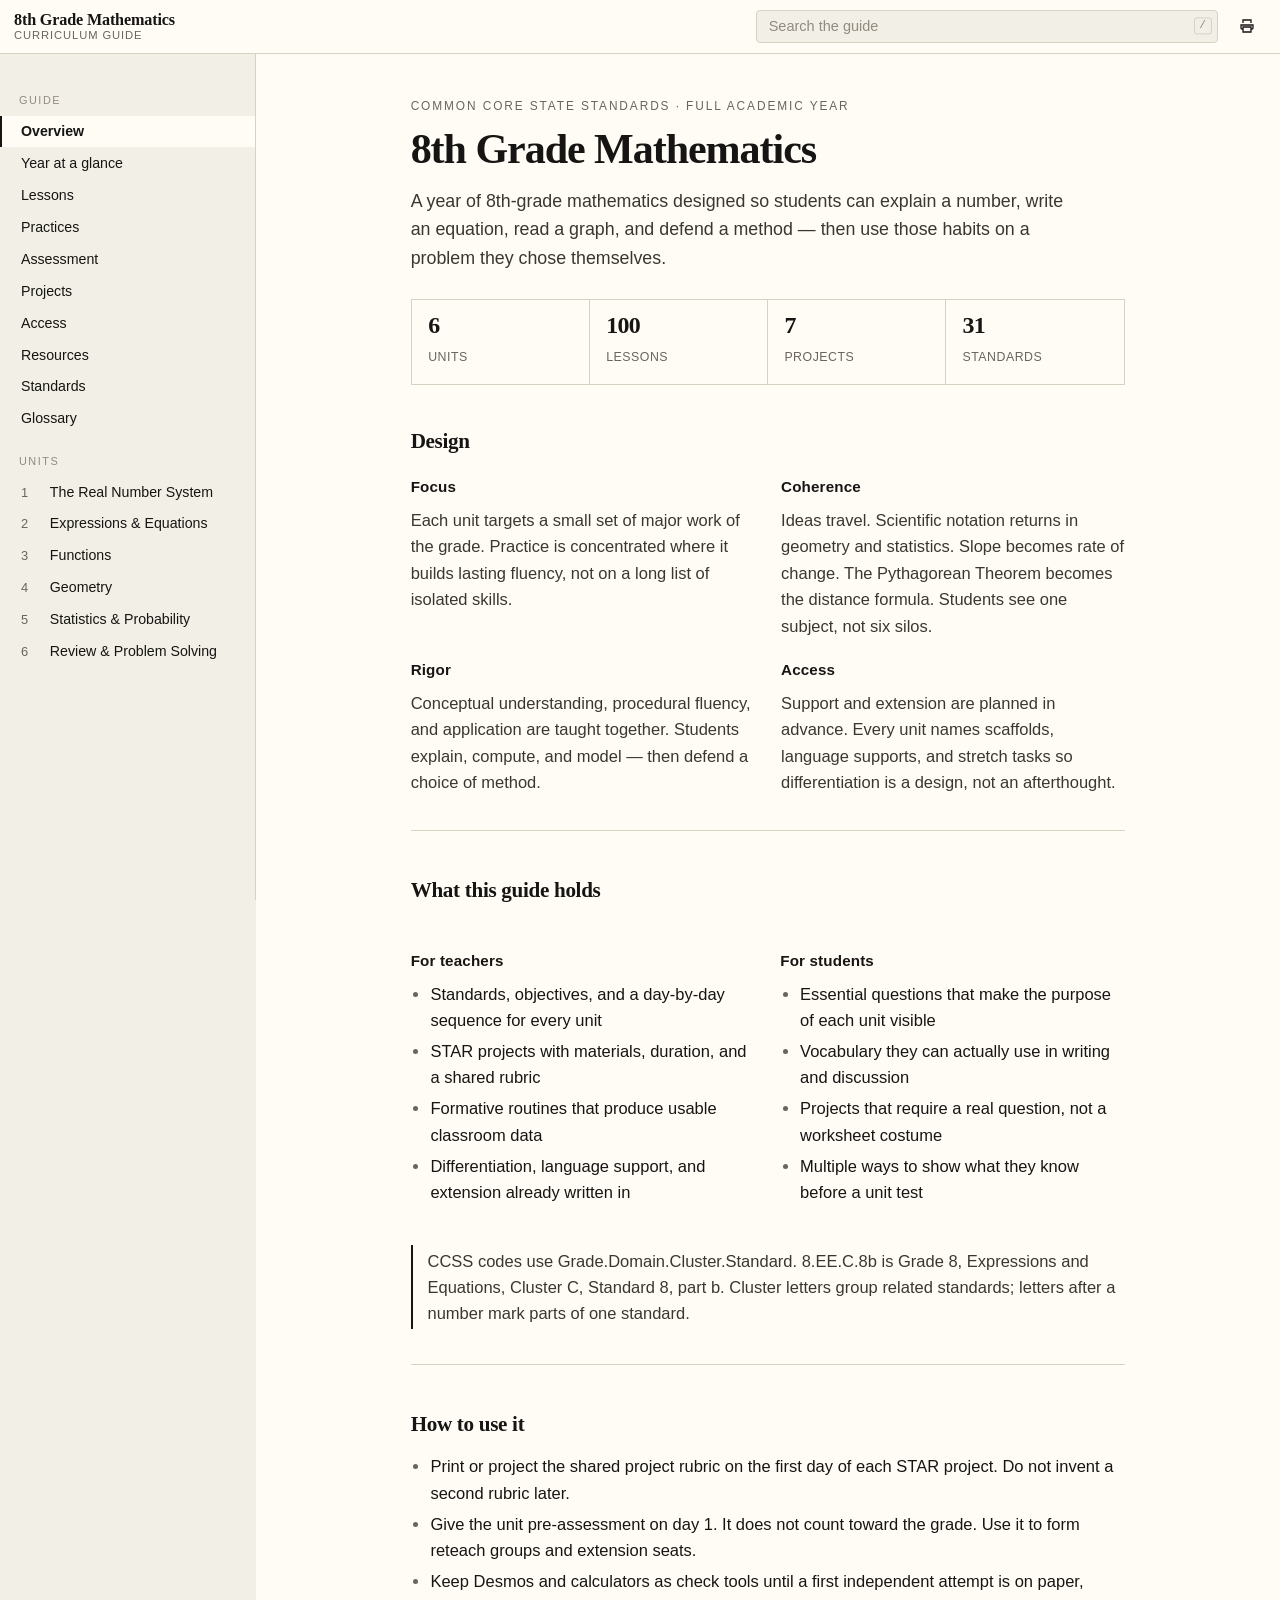
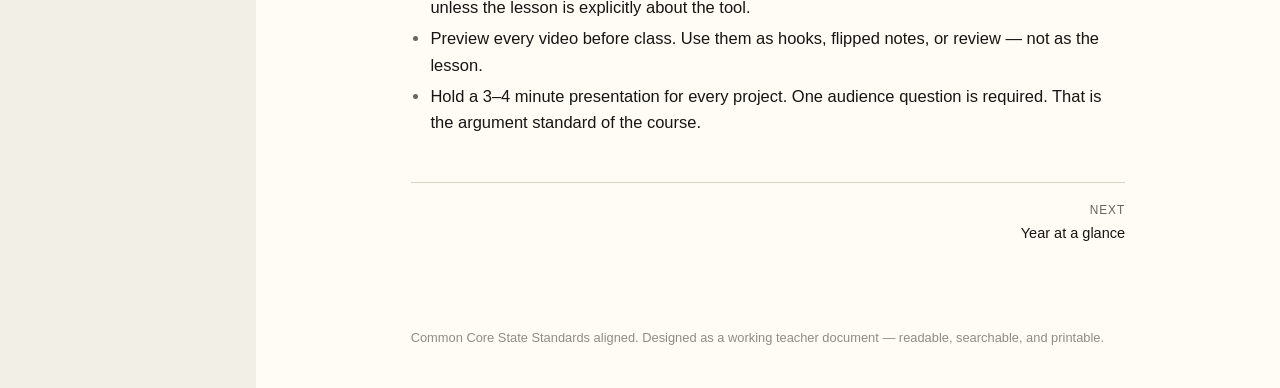
<file: index.html>
<!DOCTYPE html>
<html lang="en">
<head>
  <meta charset="utf-8">
  <meta name="viewport" content="width=device-width, initial-scale=1">
  <meta name="description" content="A complete 8th-grade mathematics curriculum guide: 100 lessons, six units, STAR projects, and Common Core alignment.">
  <title>8th Grade Mathematics — Curriculum Guide</title>
  <link rel="stylesheet" href="styles.css">
  <link rel="icon" href="data:image/svg+xml,%3Csvg xmlns='http://www.w3.org/2000/svg' viewBox='0 0 32 32'%3E%3Crect width='32' height='32' fill='%23161513'/%3E%3Ctext x='16' y='22' text-anchor='middle' font-size='16' fill='%23fffcf6' font-family='Georgia,serif'%3E8%3C/text%3E%3C/svg%3E">
</head>
<body>
  <a class="skip" href="#main">Skip to content</a>

  <header class="topbar">
    <button class="menu-btn" id="menu-btn" type="button" aria-expanded="false" aria-controls="sidebar" aria-label="Open contents">
      <svg width="18" height="18" viewBox="0 0 18 18" aria-hidden="true">
        <path d="M2 4h14M2 9h14M2 14h14" stroke="currentColor" stroke-width="1.4" fill="none" stroke-linecap="round"/>
      </svg>
    </button>
    <a class="brand" href="#overview">
      <strong>8th Grade Mathematics</strong>
      <span>Curriculum Guide</span>
    </a>
    <div class="search">
      <label class="visually-hidden" for="search-input">Search the guide</label>
      <input id="search-input" type="search" placeholder="Search the guide" autocomplete="off" enterkeyhint="search">
      <kbd>/</kbd>
    </div>
    <button class="icon-btn" id="print-btn" type="button" aria-label="Print">
      <svg width="16" height="16" viewBox="0 0 16 16" aria-hidden="true">
        <path d="M4 5V2h8v3M4 11H3a1 1 0 0 1-1-1V7h12v3a1 1 0 0 1-1 1h-1M4 9h8v5H4V9z" fill="none" stroke="currentColor" stroke-width="1.3"/>
      </svg>
    </button>
  </header>

  <div class="shell">
    <div class="backdrop" id="backdrop"></div>
    <nav class="sidebar" id="sidebar" aria-label="Contents"></nav>
    <div class="content">
      <main id="main" tabindex="-1"></main>
      <footer class="colophon">
        Common Core State Standards aligned. Designed as a working teacher document — readable, searchable, and printable.
      </footer>
    </div>
  </div>

  <noscript>
    <p style="padding:2rem;max-width:40rem">This guide needs JavaScript to assemble its pages from the curriculum data. Host <code>index.html</code> with <code>styles.css</code>, <code>data.js</code>, <code>lessons.js</code>, <code>glossary.js</code>, and <code>app.js</code> in the same folder.</p>
  </noscript>

  <script src="data.js"></script>
  <script src="lessons.js"></script>
  <script src="glossary.js"></script>
  <script src="app.js"></script>
</body>
</html>
</file>
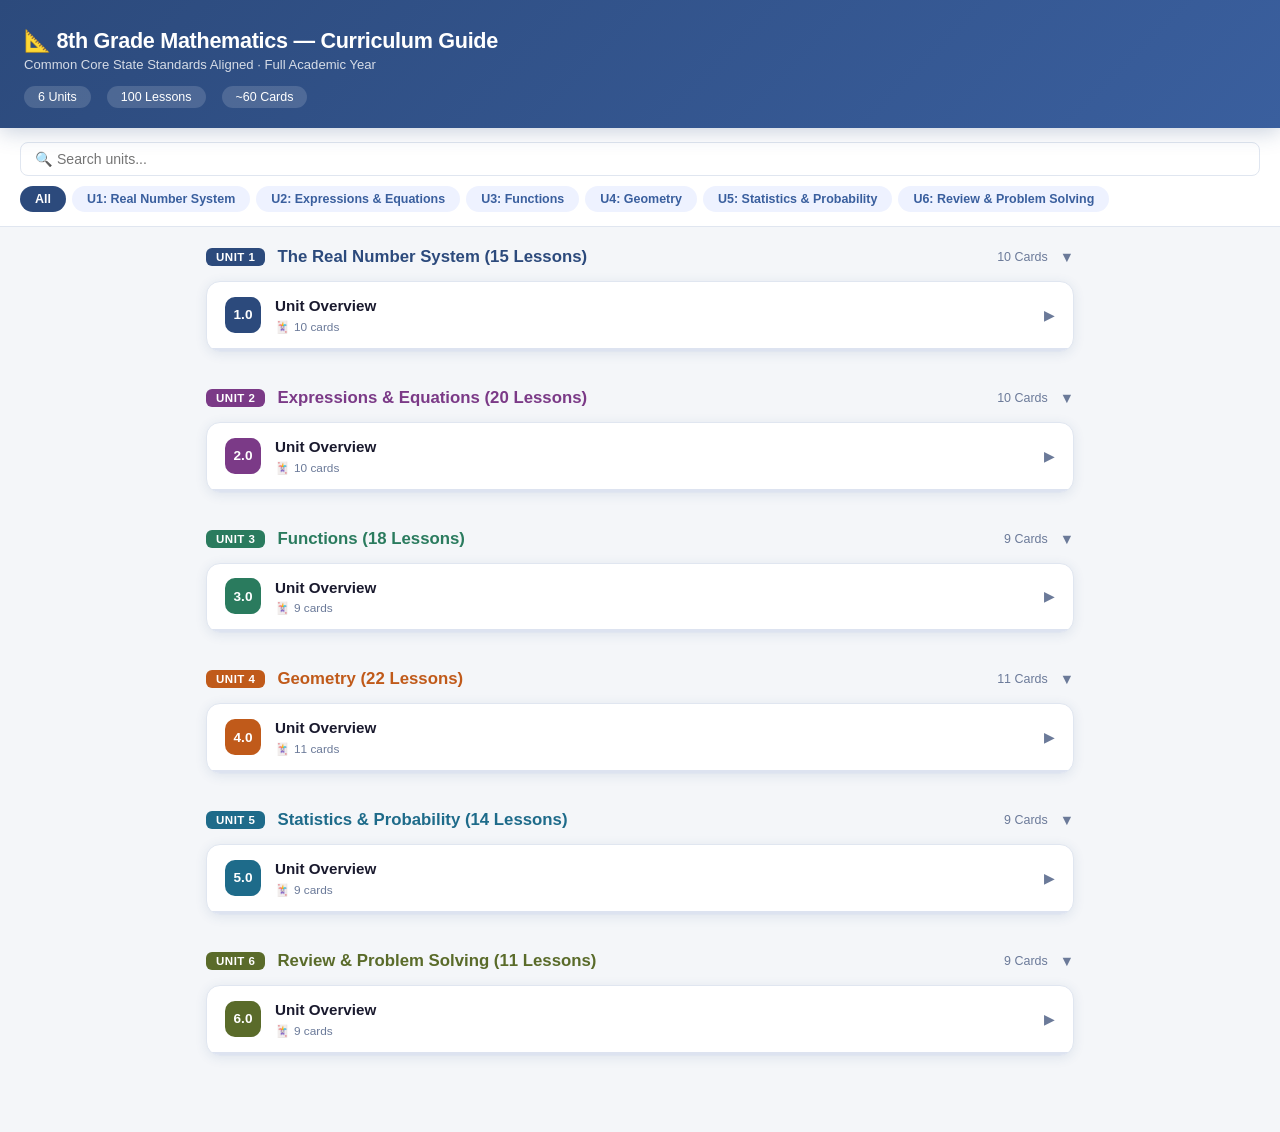
<file: Math curriculum.html>
<!DOCTYPE html>
<html lang="en">
<head>
<meta charset="UTF-8">
<meta name="viewport" content="width=device-width, initial-scale=1.0">
<title>8th Grade Mathematics — Curriculum Guide</title>
<style>
  :root {
    --bg: #f4f6f9;
    --card-bg: #ffffff;
    --primary: #2c4a7c;
    --primary-light: #3a5f9e;
    --accent: #e8902a;
    --text: #1a1a2e;
    --muted: #6b7a99;
    --border: #e0e6f0;
    --tag-bg: #eef2ff;
    --tag-text: #3a5f9e;
    --progress-bg: #dde3f0;
    --shadow: 0 2px 12px rgba(44,74,124,0.10);
    --radius: 14px;
  }
  * { box-sizing: border-box; margin: 0; padding: 0; }
  body {
    font-family: -apple-system, BlinkMacSystemFont, 'Segoe UI', Roboto, sans-serif;
    background: var(--bg);
    color: var(--text);
    min-height: 100vh;
  }

  /* ---- HEADER ---- */
  header {
    background: linear-gradient(135deg, var(--primary) 0%, var(--primary-light) 100%);
    color: white;
    padding: 28px 24px 20px;
    position: sticky;
    top: 0;
    z-index: 100;
    box-shadow: 0 4px 20px rgba(44,74,124,0.25);
  }
  header h1 { font-size: 1.35rem; font-weight: 700; letter-spacing: -0.3px; }
  header p { font-size: 0.82rem; opacity: 0.8; margin-top: 3px; }
  .header-meta {
    display: flex;
    gap: 16px;
    margin-top: 14px;
    flex-wrap: wrap;
  }
  .stat-pill {
    background: rgba(255,255,255,0.15);
    border-radius: 20px;
    padding: 4px 14px;
    font-size: 0.78rem;
    font-weight: 500;
  }

  /* ---- SEARCH/FILTER BAR ---- */
  .toolbar {
    background: white;
    padding: 14px 20px;
    border-bottom: 1px solid var(--border);
    display: flex;
    gap: 10px;
    flex-wrap: wrap;
    align-items: center;
  }
  .search-input {
    flex: 1;
    min-width: 200px;
    border: 1.5px solid var(--border);
    border-radius: 8px;
    padding: 8px 14px;
    font-size: 0.88rem;
    outline: none;
    transition: border-color 0.2s;
  }
  .search-input:focus { border-color: var(--primary); }
  .domain-filter {
    display: flex;
    gap: 6px;
    flex-wrap: wrap;
  }
  .filter-btn {
    background: var(--tag-bg);
    color: var(--tag-text);
    border: 1.5px solid transparent;
    border-radius: 20px;
    padding: 5px 14px;
    font-size: 0.78rem;
    font-weight: 600;
    cursor: pointer;
    transition: all 0.2s;
    white-space: nowrap;
  }
  .filter-btn.active, .filter-btn:hover {
    background: var(--primary);
    color: white;
  }

  /* ---- MAIN LAYOUT ---- */
  main { padding: 20px 16px 40px; max-width: 900px; margin: 0 auto; }

  /* ---- DOMAIN SECTION ---- */
  .domain-section {
    margin-bottom: 36px;
  }
  .domain-header {
    display: flex;
    align-items: center;
    gap: 12px;
    margin-bottom: 14px;
    cursor: pointer;
  }
  .domain-badge {
    background: var(--primary);
    color: white;
    font-size: 0.72rem;
    font-weight: 700;
    border-radius: 6px;
    padding: 3px 10px;
    letter-spacing: 0.5px;
    text-transform: uppercase;
    white-space: nowrap;
  }
  .domain-title {
    font-size: 1.05rem;
    font-weight: 700;
    color: var(--primary);
    flex: 1;
  }
  .domain-count {
    font-size: 0.78rem;
    color: var(--muted);
    font-weight: 500;
  }
  .domain-chevron {
    font-size: 0.9rem;
    color: var(--muted);
    transition: transform 0.25s;
  }
  .domain-section.collapsed .domain-chevron { transform: rotate(-90deg); }
  .domain-lessons {
    display: grid;
    grid-template-columns: 1fr;
    gap: 12px;
  }
  .domain-section.collapsed .domain-lessons { display: none; }

  /* ---- LESSON CARD ---- */
  .lesson-card {
    background: var(--card-bg);
    border-radius: var(--radius);
    box-shadow: var(--shadow);
    border: 1.5px solid var(--border);
    overflow: hidden;
    transition: box-shadow 0.2s, transform 0.2s;
  }
  .lesson-card:hover { box-shadow: 0 6px 24px rgba(44,74,124,0.16); transform: translateY(-1px); }
  .lesson-header {
    display: flex;
    align-items: center;
    gap: 14px;
    padding: 14px 18px;
    cursor: pointer;
    user-select: none;
  }
  .lesson-num {
    width: 36px;
    height: 36px;
    background: var(--primary);
    color: white;
    font-weight: 700;
    font-size: 0.85rem;
    border-radius: 10px;
    display: flex;
    align-items: center;
    justify-content: center;
    flex-shrink: 0;
  }
  .lesson-info { flex: 1; }
  .lesson-title { font-weight: 600; font-size: 0.95rem; line-height: 1.3; }
  .lesson-meta {
    display: flex;
    align-items: center;
    gap: 10px;
    margin-top: 4px;
    flex-wrap: wrap;
  }
  .card-count {
    font-size: 0.74rem;
    color: var(--muted);
    display: flex;
    align-items: center;
    gap: 4px;
  }
  .card-count::before { content: '🃏'; }
  .lesson-chevron {
    font-size: 0.85rem;
    color: var(--muted);
    transition: transform 0.25s;
    flex-shrink: 0;
  }
  .lesson-card.open .lesson-chevron { transform: rotate(90deg); }

  /* ---- PROGRESS BAR ---- */
  .progress-bar {
    height: 3px;
    background: var(--progress-bg);
    position: relative;
    overflow: hidden;
  }
  .progress-fill {
    height: 100%;
    background: var(--accent);
    border-radius: 0 2px 2px 0;
    transition: width 0.4s ease;
  }

  /* ---- CARDS PANEL ---- */
  .cards-panel { display: none; }
  .lesson-card.open .cards-panel { display: block; }

  .card-nav {
    display: flex;
    align-items: center;
    justify-content: space-between;
    padding: 10px 18px;
    border-top: 1px solid var(--border);
    background: #fafbfd;
  }
  .nav-dots {
    display: flex;
    gap: 6px;
  }
  .nav-dot {
    width: 8px;
    height: 8px;
    border-radius: 50%;
    background: var(--border);
    cursor: pointer;
    transition: background 0.2s, transform 0.2s;
  }
  .nav-dot.active { background: var(--primary); transform: scale(1.2); }
  .nav-dot.visited { background: var(--accent); }
  .nav-arrows { display: flex; gap: 8px; }
  .nav-btn {
    background: var(--primary);
    color: white;
    border: none;
    border-radius: 8px;
    width: 32px;
    height: 32px;
    font-size: 1rem;
    cursor: pointer;
    display: flex;
    align-items: center;
    justify-content: center;
    transition: background 0.2s;
  }
  .nav-btn:hover { background: var(--primary-light); }
  .nav-btn:disabled { background: var(--border); cursor: default; }

  /* ---- CARD CONTENT ---- */
  .card-content {
    padding: 20px 20px 16px;
    min-height: 160px;
    border-top: 1px solid var(--border);
  }
  .card-tag {
    display: inline-block;
    background: var(--tag-bg);
    color: var(--tag-text);
    font-size: 0.7rem;
    font-weight: 700;
    border-radius: 5px;
    padding: 2px 8px;
    margin-bottom: 10px;
    text-transform: uppercase;
    letter-spacing: 0.4px;
  }
  .card-headline {
    font-size: 1.0rem;
    font-weight: 700;
    color: var(--primary);
    margin-bottom: 8px;
    line-height: 1.35;
  }
  .card-body {
    font-size: 0.88rem;
    line-height: 1.65;
    color: #333;
  }
  .card-body strong { color: var(--primary); }
  .card-body ul {
    margin: 8px 0 8px 18px;
  }
  .card-body ul li { margin-bottom: 4px; }
  .card-body .highlight {
    background: #fff8ed;
    border-left: 3px solid var(--accent);
    border-radius: 0 6px 6px 0;
    padding: 8px 12px;
    margin: 10px 0;
    font-size: 0.84rem;
  }
  .card-index {
    font-size: 0.72rem;
    color: var(--muted);
    margin-top: 12px;
  }

  /* ---- DOMAIN COLORS ---- */
  .u1 .lesson-num, .u1 .domain-badge { background: #2c4a7c; }
  .u2 .lesson-num, .u2 .domain-badge { background: #7b3a87; }
  .u3 .lesson-num, .u3 .domain-badge { background: #2a7b5e; }
  .u4 .lesson-num, .u4 .domain-badge { background: #c05a1a; }
  .u5 .lesson-num, .u5 .domain-badge { background: #1e6b8a; }
  .u6 .lesson-num, .u6 .domain-badge { background: #5a6b2a; }

  .u1 .domain-title { color: #2c4a7c; }
  .u2 .domain-title { color: #7b3a87; }
  .u3 .domain-title { color: #2a7b5e; }
  .u4 .domain-title { color: #c05a1a; }
  .u5 .domain-title { color: #1e6b8a; }
  .u6 .domain-title { color: #5a6b2a; }

  /* hidden class */
  .hidden { display: none !important; }

  /* ---- COMPLETION BADGE ---- */
  .complete-badge {
    display: inline-flex;
    align-items: center;
    gap: 4px;
    background: #e8f5e9;
    color: #2e7d32;
    border-radius: 12px;
    padding: 2px 8px;
    font-size: 0.7rem;
    font-weight: 600;
  }

  @media (max-width: 600px) {
    header h1 { font-size: 1.1rem; }
    .lesson-title { font-size: 0.88rem; }
  }

  .card-body table {
    width: 100%;
    border-collapse: collapse;
    margin: 10px 0;
  }
  .card-body th, .card-body td {
    border: 1px solid var(--border);
    padding: 8px;
    text-align: left;
  }
  .card-body th {
    background: var(--tag-bg);
    font-weight: 600;
  }
</style>
</head>
<body>

<header>
  <h1>📐 8th Grade Mathematics — Curriculum Guide</h1>
  <p>Common Core State Standards Aligned · Full Academic Year</p>
  <div class="header-meta">
    <span class="stat-pill">6 Units</span>
    <span class="stat-pill" id="total-lessons-pill">100 Lessons</span>
    <span class="stat-pill" id="total-cards-pill">~60 Cards</span>
  </div>
</header>

<div class="toolbar">
  <input class="search-input" type="text" placeholder="🔍 Search units..." id="searchInput" />
  <div class="domain-filter">
    <button class="filter-btn active" onclick="filterDomain('all', this)">All</button>
    <button class="filter-btn" onclick="filterDomain('u1', this)">U1: Real Number System</button>
    <button class="filter-btn" onclick="filterDomain('u2', this)">U2: Expressions & Equations</button>
    <button class="filter-btn" onclick="filterDomain('u3', this)">U3: Functions</button>
    <button class="filter-btn" onclick="filterDomain('u4', this)">U4: Geometry</button>
    <button class="filter-btn" onclick="filterDomain('u5', this)">U5: Statistics & Probability</button>
    <button class="filter-btn" onclick="filterDomain('u6', this)">U6: Review & Problem Solving</button>
  </div>
</div>

<main id="main-content">

<!-- ══════════════════════════════════════════════════════ -->
<!-- UNIT 1: THE REAL NUMBER SYSTEM -->
<!-- ══════════════════════════════════════════════════════ -->
<div class="domain-section u1" data-domain="u1">
  <div class="domain-header" onclick="toggleDomain(this.parentElement)">
    <span class="domain-badge">Unit 1</span>
    <span class="domain-title">The Real Number System (15 Lessons)</span>
    <span class="domain-count">10 Cards</span>
    <span class="domain-chevron">▼</span>
  </div>
  <div class="domain-lessons">

    <!-- LESSON 1.0 - UNIT OVERVIEW -->
    <div class="lesson-card u1" data-domain="u1" data-title="Unit Overview">
      <div class="lesson-header" onclick="toggleLesson(this.parentElement)">
        <div class="lesson-num">1.0</div>
        <div class="lesson-info">
          <div class="lesson-title">Unit Overview</div>
          <div class="lesson-meta"><span class="card-count">10 cards</span></div>
        </div>
        <span class="lesson-chevron">▶</span>
      </div>
      <div class="progress-bar"><div class="progress-fill" style="width:0%"></div></div>
      <div class="cards-panel" data-current="0">
        <div class="card-content">
          <span class="card-tag">Card 1 of 10 · Overview</span>
          <div class="card-headline">Unit Overview</div>
          <div class="card-body">
            Students build and extend their understanding of the real number system — distinguishing rational from irrational numbers, working fluently with integer exponents, and expressing extreme quantities using scientific notation. This unit develops the number sense that underpins all of algebra and provides students with tools used in science, engineering, finance, and everyday life.
          </div>
          <div class="card-index">Card 1 / 10</div>
        </div>
        <div class="card-content" style="display:none">
          <span class="card-tag">Card 2 of 10 · Essential Questions</span>
          <div class="card-headline">Essential Questions</div>
          <div class="card-body">
            <ul>
              <li>Why can't every number be written as a fraction? What makes a number irrational?</li>
              <li>How do exponents allow us to express patterns and extreme quantities efficiently?</li>
              <li>Why do scientists use scientific notation, and how does it make calculations manageable?</li>
              <li>How are square roots and cube roots connected to area and volume?</li>
            </ul>
          </div>
          <div class="card-index">Card 2 / 10</div>
        </div>
        <div class="card-content" style="display:none">
          <span class="card-tag">Card 3 of 10 · CCSS Standards</span>
          <div class="card-headline">CCSS Standards</div>
          <div class="card-body">
            <table>
              <tr><th>Standard</th><th>Description</th></tr>
              <tr><td>8.NS.A.1</td><td>Know that numbers that are not rational are called irrational. Understand informally that every number has a decimal expansion; for rational numbers show that the decimal expansion repeats eventually, and convert a decimal expansion which repeats eventually into a rational number.</td></tr>
              <tr><td>8.NS.A.2</td><td>Use rational approximations of irrational numbers to compare the size of irrational numbers, locate them approximately on a number line diagram, and estimate the value of expressions (e.g., π²).</td></tr>
              <tr><td>8.EE.A.1</td><td>Know and apply the properties of integer exponents to generate equivalent numerical expressions. For example, 3² × 3⁻⁵ = 3⁻³ = 1/27.</td></tr>
              <tr><td>8.EE.A.2</td><td>Use square root and cube root symbols to represent solutions to equations of the form x² = p and x³ = p, where p is a positive rational number. Evaluate square roots of small perfect squares and cube roots of small perfect cubes.</td></tr>
              <tr><td>8.EE.A.3</td><td>Use numbers expressed in the form of a single digit times an integer power of 10 to estimate very large or very small quantities, and to express how many times as much one is than the other.</td></tr>
              <tr><td>8.EE.A.4</td><td>Perform operations with numbers expressed in scientific notation, including problems where both decimal and scientific notation are used. Use scientific notation and choose units of appropriate size for measurements of very large or very small quantities. Interpret scientific notation that has been generated by technology.</td></tr>
            </table>
          </div>
          <div class="card-index">Card 3 / 10</div>
        </div>
        <div class="card-content" style="display:none">
          <span class="card-tag">Card 4 of 10 · Learning Objectives</span>
          <div class="card-headline">Learning Objectives</div>
          <div class="card-body">
            By the end of Unit 1, students will be able to:
            <ol>
              <li>Classify any real number as rational or irrational, providing justification</li>
              <li>Explain why the decimal expansion of a rational number repeats or terminates</li>
              <li>Locate irrational numbers on a number line to the nearest tenth using rational approximations</li>
              <li>Apply all seven properties of integer exponents to simplify expressions</li>
              <li>Evaluate and estimate square roots and cube roots with and without a calculator</li>
              <li>Solve equations of the form x² = p and x³ = p</li>
              <li>Convert fluently between standard notation and scientific notation</li>
              <li>Perform multiplication, division, addition, and subtraction in scientific notation</li>
              <li>Apply scientific notation to real-world measurement and estimation problems</li>
            </ol>
          </div>
          <div class="card-index">Card 4 / 10</div>
        </div>
        <div class="card-content" style="display:none">
          <span class="card-tag">Card 5 of 10 · YouTube Video Resources</span>
          <div class="card-headline">YouTube Video Resources</div>
          <div class="card-body">
            <ul>
              <li>🔢 Rational vs. Irrational Numbers Explained — Khan Academy — Clear visual introduction; includes number line practice (8 min)</li>
              <li>🌌 Scientific Notation in Space — Math Antics — Uses astronomy and space context students love (10 min)</li>
              <li>🧠 Exponent Rules — All 7 Properties — The Organic Chemistry Tutor — Comprehensive, worked examples, great for notes (15 min)</li>
              <li>🎵 Square Roots Song — NUMBEROCK — Catchy and memorable — perfect bell-ringer before a quiz (3 min)</li>
              <li>🚀 NASA Powers of 10 — Classic Eames Film — Zooms from quarks to galaxy clusters — mind-expanding hook (9 min)</li>
              <li>📏 Approximating Irrational Numbers on Number Line — Khan Academy — Step-by-step process for 8.NS.A.2 — very clearly explained (6 min)</li>
              <li>📈 Negative Exponents Explained Visually — TED-Ed — Intuitive animated explanation of negative exponents (5 min)</li>
            </ul>
          </div>
          <div class="card-index">Card 5 / 10</div>
        </div>
        <div class="card-content" style="display:none">
          <span class="card-tag">Card 6 of 10 · STAR Project</span>
          <div class="card-headline">THE COSMIC SCALE CHALLENGE</div>
          <div class="card-body">
            Students choose a scientific topic (atoms and molecules, the solar system, viruses and bacteria, national debt, deep ocean, computer storage) and create an illustrated "Scale Book" using scientific notation. They express 10+ real measurements, calculate ratios between quantities, place all values on a relative number line, and present findings to the class with their most surprising discovery.
            <div class="highlight">
              <strong>Standards:</strong> 8.NS.A.2, 8.EE.A.3, 8.EE.A.4<br>
              <strong>Duration:</strong> 4 class periods + 1 homework night for research<br>
              <strong>Materials:</strong> ruler, colored pencils/markers, internet research access<br>
              <strong>Optional digital tool:</strong> Google Slides or Canva for visual design<br>
              <strong>Presentation:</strong> 3-minute class share with one 'mind-blowing fact' required<br>
              <strong>Extension:</strong> calculate how many times larger one quantity is than another using quotients in scientific notation
            </div>
            <strong>Project Rubric — 4 Categories (25 pts each = 100 pts)</strong><br>
            Mathematical Accuracy (all scientific notation correct, calculations verified) | Organization & Completeness (10+ measurements, number line, sources cited) | Visual Presentation (clear, labeled, creative) | Oral Presentation (explains one surprising finding clearly, answers one audience question)
          </div>
          <div class="card-index">Card 6 / 10</div>
        </div>
        <div class="card-content" style="display:none">
          <span class="card-tag">Card 7 of 10 · Lesson Sequence</span>
          <div class="card-headline">Lesson Sequence (15 Days)</div>
          <div class="card-body">
            <table>
              <tr><th>Days</th><th>Topic</th><th>Key Skills & Concepts</th><th>Suggested Activities</th></tr>
              <tr><td>1–2</td><td>Rational & Irrational Numbers</td><td>Definitions, decimal expansions, converting repeating decimals; Real Number System diagram</td><td>Number sort (rational/irrational), decimal investigation with calculators</td></tr>
              <tr><td>3</td><td>Irrational Numbers on Number Line</td><td>Approximating √2, √3, π to nearest tenth; comparing irrational numbers</td><td>Number line activity; estimate and check with calculator</td></tr>
              <tr><td>4–5</td><td>Square Roots & Cube Roots</td><td>Perfect squares/cubes, estimating between integers, solving x²=p and x³=p</td><td>Root war card game; Kahoot! on perfect squares/cubes</td></tr>
              <tr><td>6–9</td><td>Properties of Integer Exponents</td><td>Zero exponent, negative exponents, product/quotient/power rules; equivalent expressions</td><td>Exponent rule foldable; matching activity; error analysis</td></tr>
              <tr><td>10–12</td><td>Scientific Notation</td><td>Converting to/from standard form; ordering in scientific notation; calculator notation (E)</td><td>NASA video hook; measurement comparison sort</td></tr>
              <tr><td>13–14</td><td>Operations in Scientific Notation</td><td>Multiply, divide, add, subtract in sci. notation; real-world problem solving</td><td>Cosmic Scale Project work sessions; partner peer review</td></tr>
              <tr><td>15</td><td>Unit Assessment + Presentations</td><td>Review and synthesis of all Unit 1 standards</td><td>Unit test; Cosmic Scale project presentations</td></tr>
            </table>
          </div>
          <div class="card-index">Card 7 / 10</div>
        </div>
        <div class="card-content" style="display:none">
          <span class="card-tag">Card 8 of 10 · Key Vocabulary</span>
          <div class="card-headline">Key Vocabulary</div>
          <div class="card-body">
            <table>
              <tr><th>Term</th><th>Definition</th></tr>
              <tr><td>Rational number</td><td>Any number that can be written as a fraction p/q where p and q are integers and q ≠ 0; decimal terminates or repeats</td></tr>
              <tr><td>Irrational number</td><td>A real number that cannot be written as a fraction; decimal expansion is non-terminating and non-repeating (e.g., π, √2)</td></tr>
              <tr><td>Integer exponent</td><td>An exponent that is a whole number, zero, or negative integer</td></tr>
              <tr><td>Scientific notation</td><td>A number written as a × 10ⁿ where 1 ≤ a < 10 and n is an integer</td></tr>
              <tr><td>Square root</td><td>A value that, when multiplied by itself, gives the original number; √p is the positive square root of p</td></tr>
              <tr><td>Cube root</td><td>A value that, when multiplied by itself three times, gives the original number; ³√p</td></tr>
              <tr><td>Perfect square</td><td>The product of an integer multiplied by itself: 1, 4, 9, 16, 25, 36 ...</td></tr>
              <tr><td>Perfect cube</td><td>The product of an integer multiplied by itself three times: 1, 8, 27, 64, 125 ...</td></tr>
            </table>
          </div>
          <div class="card-index">Card 8 / 10</div>
        </div>
        <div class="card-content" style="display:none">
          <span class="card-tag">Card 9 of 10 · Differentiation Strategies</span>
          <div class="card-headline">Differentiation Strategies</div>
          <div class="card-body">
            Support strategies:
            <ul>
              <li>Post a Real Number System nested set diagram as a permanent anchor chart</li>
              <li>Provide a perfect squares/cubes reference card (1² through 15², 1³ through 10³) for struggling students</li>
              <li>Use colored sticky notes for number sorting on a physical class number line</li>
              <li>Scaffold scientific notation with a step-by-step conversion graphic organizer</li>
              <li>Extension: research and present a proof that √2 is irrational; investigate transcendental numbers (π, e)</li>
              <li>Extension: explore Zeno's Paradox and its connection to infinite decimal expansions</li>
              <li>ELL support: pre-teach rational/irrational, exponent, coefficient, notation; word wall with visuals</li>
            </ul>
          </div>
          <div class="card-index">Card 9 / 10</div>
        </div>
        <div class="card-content" style="display:none">
          <span class="card-tag">Card 10 of 10 · Real-World Connections</span>
          <div class="card-headline">Real-World Connections</div>
          <div class="card-body">
            Where students encounter these ideas outside the classroom:
            <ul>
              <li>Scientific notation: astronomy (light-years), biology (cell/virus sizes), economics (national debt, GDP), chemistry (molar mass)</li>
              <li>Irrational numbers: geometry (diagonal of a square), music (equal temperament tuning), fractals</li>
              <li>Exponent rules: compound interest formulas, population growth models, radioactive decay</li>
              <li>Square roots: construction (Pythagorean Theorem), physics (kinetic energy formulas)</li>
            </ul>
          </div>
          <div class="card-index">Card 10 / 10</div>
        </div>
        <div class="card-nav">
          <div class="nav-dots"></div>
          <div class="nav-arrows">
            <button class="nav-btn" onclick="prevCard(this)" disabled>←</button>
            <button class="nav-btn" onclick="nextCard(this)">→</button>
          </div>
        </div>
      </div>
    </div>

  </div>
</div>

<!-- ══════════════════════════════════════════════════════ -->
<!-- UNIT 2: EXPRESSIONS & EQUATIONS -->
<!-- ══════════════════════════════════════════════════════ -->
<div class="domain-section u2" data-domain="u2">
  <div class="domain-header" onclick="toggleDomain(this.parentElement)">
    <span class="domain-badge">Unit 2</span>
    <span class="domain-title">Expressions & Equations (20 Lessons)</span>
    <span class="domain-count">10 Cards</span>
    <span class="domain-chevron">▼</span>
  </div>
  <div class="domain-lessons">

    <!-- LESSON 2.0 - UNIT OVERVIEW -->
    <div class="lesson-card u2" data-domain="u2" data-title="Unit Overview">
      <div class="lesson-header" onclick="toggleLesson(this.parentElement)">
        <div class="lesson-num">2.0</div>
        <div class="lesson-info">
          <div class="lesson-title">Unit Overview</div>
          <div class="lesson-meta"><span class="card-count">10 cards</span></div>
        </div>
        <span class="lesson-chevron">▶</span>
      </div>
      <div class="progress-bar"><div class="progress-fill" style="width:0%"></div></div>
      <div class="cards-panel" data-current="0">
        <div class="card-content">
          <span class="card-tag">Card 1 of 10 · Overview</span>
          <div class="card-headline">Unit Overview</div>
          <div class="card-body">
            This is the algebraic heart of 8th grade mathematics. Students develop deep fluency with linear equations in one and two variables, moving from proportional relationships and slope to slope-intercept form and ultimately to systems of equations. Every concept is grounded in real-world contexts — pricing comparisons, motion problems, business scenarios — so students experience algebra as a powerful tool, not an abstract manipulation.
          </div>
          <div class="card-index">Card 1 / 10</div>
        </div>
        <div class="card-content" style="display:none">
          <span class="card-tag">Card 2 of 10 · Essential Questions</span>
          <div class="card-headline">Essential Questions</div>
          <div class="card-body">
            <ul>
              <li>How does slope describe the relationship between two quantities changing together?</li>
              <li>How can we use an equation to model a real-world linear relationship?</li>
              <li>When two things change simultaneously, how do we find the point where they intersect?</li>
              <li>What does it mean for a linear equation to have one solution, no solution, or infinitely many?</li>
            </ul>
          </div>
          <div class="card-index">Card 2 / 10</div>
        </div>
        <div class="card-content" style="display:none">
          <span class="card-tag">Card 3 of 10 · CCSS Standards</span>
          <div class="card-headline">CCSS Standards</div>
          <div class="card-body">
            <table>
              <tr><th>Standard</th><th>Description</th></tr>
              <tr><td>8.EE.B.5</td><td>Graph proportional relationships, interpreting the unit rate as the slope of the graph. Compare two different proportional relationships represented in different ways.</td></tr>
              <tr><td>8.EE.B.6</td><td>Use similar triangles to explain why the slope m is the same between any two distinct points on a non-vertical line in the coordinate plane; derive y = mx + b.</td></tr>
              <tr><td>8.EE.C.7a</td><td>Give examples of linear equations in one variable with one solution, infinitely many solutions, or no solutions. Show which of these possibilities is the case by successively transforming the given equation into simpler forms.</td></tr>
              <tr><td>8.EE.C.7b</td><td>Solve linear equations with rational number coefficients, including equations whose solutions require expanding expressions using the distributive property and collecting like terms.</td></tr>
              <tr><td>8.EE.C.8a</td><td>Understand that solutions to a system of two linear equations in two variables correspond to points of intersection of their graphs, and the point corresponds to the pair of values that makes both equations true.</td></tr>
              <tr><td>8.EE.C.8b</td><td>Solve systems of two linear equations in two variables algebraically, and estimate solutions by graphing the equations. Solve simple cases by inspection.</td></tr>
              <tr><td>8.EE.C.8c</td><td>Solve real-world and mathematical problems leading to two linear equations in two variables.</td></tr>
            </table>
          </div>
          <div class="card-index">Card 3 / 10</div>
        </div>
        <div class="card-content" style="display:none">
          <span class="card-tag">Card 4 of 10 · Learning Objectives</span>
          <div class="card-headline">Learning Objectives</div>
          <div class="card-body">
            By the end of Unit 2, students will be able to:
            <ol start="10">
              <li>Graph and compare proportional relationships, identifying slope as the unit rate</li>
              <li>Calculate slope between any two points using rise/run and explain using similar triangles</li>
              <li>Write and graph linear equations in slope-intercept form y = mx + b</li>
              <li>Identify and create equations with one solution, no solution, or infinitely many solutions</li>
              <li>Solve multi-step linear equations involving distributive property and combining like terms</li>
              <li>Determine the solution of a system by graphing both equations and identifying the intersection</li>
              <li>Solve systems algebraically using substitution and elimination methods</li>
              <li>Write and solve systems of equations to model real-world problems</li>
            </ol>
          </div>
          <div class="card-index">Card 4 / 10</div>
        </div>
        <div class="card-content" style="display:none">
          <span class="card-tag">Card 5 of 10 · YouTube Video Resources</span>
          <div class="card-headline">YouTube Video Resources</div>
          <div class="card-body">
            <ul>
              <li>📏 Understanding Slope: Rise Over Run — Khan Academy — Visual, intuitive approach with real graph examples (12 min)</li>
              <li>🎯 Slope-Intercept Form Made Easy — Math Antics — Best intro to y = mx + b; engaging and clear (12 min)</li>
              <li>🔁 Systems of Equations: 3 Methods — Professor Leonard — Graphing, substitution, and elimination with full examples (24 min)</li>
              <li>🎮 Systems of Equations in Real Life — Mashup Math — Movie tickets, food, sports — fun relatable contexts (8 min)</li>
              <li>♾️ No Solution vs. Infinite Solutions Explained — Virtual Nerd — Resolves a common student misconception clearly (6 min)</li>
              <li>🛣️ Slope in the Real World: Roads and Ramps — Mathantics — Grade percentages, accessibility ramps, ski slopes (7 min)</li>
              <li>💻 Desmos Tutorial: Graphing Systems — Desmos Team — How to use Desmos to verify systems solutions (5 min)</li>
            </ul>
          </div>
          <div class="card-index">Card 5 / 10</div>
        </div>
        <div class="card-content" style="display:none">
          <span class="card-tag">Card 6 of 10 · STAR Project</span>
          <div class="card-headline">THE BREAK-EVEN BUSINESS PLAN</div>
          <div class="card-body">
            Student teams create a fictional small business (food truck, app, clothing brand, bakery, etc.) and model it with mathematics. They write a cost equation (fixed costs + variable costs) and a revenue equation, graph both on the same coordinate plane, find the break-even point algebraically, and produce a professional 1-page Business Report explaining when their company becomes profitable.
            <div class="highlight">
              <strong>Standards:</strong> 8.EE.B.5, 8.EE.C.8a, 8.EE.C.8b, 8.EE.C.8c<br>
              <strong>Duration:</strong> 5 class periods (1 planning, 2 math work, 1 design, 1 presentation)<br>
              <strong>Materials:</strong> graph paper, Desmos, optional: Canva for business report design<br>
              <strong>Deliverables:</strong> graph showing both lines and labeled intersection, algebraic solution, written report<br>
              <strong>Cross-curricular:</strong> entrepreneurship, economics, career readiness, writing<br>
              <strong>Extension:</strong> add a third constraint (max production limit) and shade the feasible region<br>
              <strong>Presentation format:</strong> 3-minute pitch to class as 'investors'
            </div>
          </div>
          <div class="card-index">Card 6 / 10</div>
        </div>
        <div class="card-content" style="display:none">
          <span class="card-tag">Card 7 of 10 · Lesson Sequence</span>
          <div class="card-headline">Lesson Sequence (20 Days)</div>
          <div class="card-body">
            <table>
              <tr><th>Days</th><th>Topic</th><th>Key Skills & Concepts</th><th>Suggested Activities</th></tr>
              <tr><td>1–2</td><td>Proportional Relationships & Slope</td><td>Unit rate as slope; graphs through the origin; comparing two proportional relationships</td><td>Slope investigation with similar triangles; compare phone plan graphs</td></tr>
              <tr><td>3–5</td><td>Slope-Intercept Form</td><td>y = mx + b; graphing from equation; writing equation from graph and table; interpreting b</td><td>Matching game: equations/graphs/tables; Desmos exploration</td></tr>
              <tr><td>6–7</td><td>Writing Linear Equations</td><td>Writing equation from two points; from slope and a point; standard to slope-intercept form</td><td>Real-world scenarios; Polygraph: Lines on Desmos</td></tr>
              <tr><td>8–10</td><td>Solving Linear Equations</td><td>Multi-step, distributive property, combining like terms, variables on both sides</td><td>Equation relay race; error analysis warm-ups</td></tr>
              <tr><td>11–12</td><td>One/No/Infinite Solutions</td><td>Recognizing solution types algebraically; creating equations for each type</td><td>Investigation: what makes parallel lines? what makes the same line?</td></tr>
              <tr><td>13–16</td><td>Systems of Equations</td><td>Graphing method; substitution; elimination; checking solutions; choosing a method</td><td>Desmos graphing systems; card sort: which method is best here?</td></tr>
              <tr><td>17–19</td><td>Real-World Systems + Project</td><td>Writing systems from context; break-even problems; mixture problems; Business Plan project work</td><td>Break-Even Business Plan project sessions</td></tr>
              <tr><td>20</td><td>Unit Assessment + Presentations</td><td>Synthesis and assessment of all Unit 2 standards</td><td>Unit test; Business Plan presentations</td></tr>
            </table>
          </div>
          <div class="card-index">Card 7 / 10</div>
        </div>
        <div class="card-content" style="display:none">
          <span class="card-tag">Card 8 of 10 · Key Vocabulary</span>
          <div class="card-headline">Key Vocabulary</div>
          <div class="card-body">
            <table>
              <tr><th>Term</th><th>Definition</th></tr>
              <tr><td>Slope</td><td>Rate of change between two points on a line; rise ÷ run = (y₂-y₁)/(x₂-x₁); steepness and direction</td></tr>
              <tr><td>Y-intercept</td><td>The point where the line crosses the y-axis; value of y when x = 0; the constant b in y = mx + b</td></tr>
              <tr><td>Slope-intercept form</td><td>y = mx + b — the equation of a non-vertical line; m = slope, b = y-intercept</td></tr>
              <tr><td>System of equations</td><td>Two or more equations with the same variables; a solution satisfies ALL equations simultaneously</td></tr>
              <tr><td>Substitution method</td><td>Solving systems by isolating one variable in one equation and substituting into the other</td></tr>
              <tr><td>Elimination method</td><td>Solving systems by adding or subtracting equations to eliminate one variable</td></tr>
              <tr><td>No solution</td><td>System where lines are parallel; same slope, different y-intercept; 0 = nonzero (contradiction)</td></tr>
              <tr><td>Infinite solutions</td><td>System where lines are identical; same slope, same y-intercept; equation simplifies to 0 = 0</td></tr>
            </table>
          </div>
          <div class="card-index">Card 8 / 10</div>
        </div>
        <div class="card-content" style="display:none">
          <span class="card-tag">Card 9 of 10 · Differentiation Strategies</span>
          <div class="card-headline">Differentiation Strategies</div>
          <div class="card-body">
            Support and extension strategies:
            <ul>
              <li>Provide a slope formula reference card; allow graphing calculator or Desmos for checking (not for first attempts)</li>
              <li>Scaffold systems with a "Which method?" decision flowchart (graphing vs. substitution vs. elimination)</li>
              <li>Use color-coding: highlight the slope in one color, y-intercept in another when writing equations</li>
              <li>Extension: prove algebraically why parallel lines have no solution; explore 3-variable systems</li>
              <li>Extension: research linear programming and the simplex method used in business optimization</li>
              <li>Connection to science: constant speed motion d = rt; constant rate growth; temperature conversion</li>
            </ul>
          </div>
          <div class="card-index">Card 9 / 10</div>
        </div>
        <div class="card-content" style="display:none">
          <span class="card-tag">Card 10 of 10 · Tech Integration</span>
          <div class="card-headline">Tech Integration — Desmos Activities</div>
          <div class="card-body">
            Free, browser-based, Chromebook/iPad compatible. These activities transform slope and systems from abstract to interactive:
            <ul>
              <li>Marbleslides: Lines — students write equations to launch marbles through star targets (motivation level: extremely high)</li>
              <li>Polygraph: Lines — Guess Who?-style game that builds slope/intercept academic vocabulary through play</li>
              <li>Card Sort: Slope — connect graphs, equations, tables, and verbal descriptions of the same relationship</li>
              <li>Systems of Equations Activity Builder — graph two lines and trace the intersection; instant feedback</li>
              <li>Match My Line — students adjust equations to match target graphs; builds intuition for m and b</li>
            </ul>
          </div>
          <div class="card-index">Card 10 / 10</div>
        </div>
        <div class="card-nav">
          <div class="nav-dots"></div>
          <div class="nav-arrows">
            <button class="nav-btn" onclick="prevCard(this)" disabled>←</button>
            <button class="nav-btn" onclick="nextCard(this)">→</button>
          </div>
        </div>
      </div>
    </div>

  </div>
</div>

<!-- ══════════════════════════════════════════════════════ -->
<!-- UNIT 3: FUNCTIONS -->
<!-- ══════════════════════════════════════════════════════ -->
<div class="domain-section u3" data-domain="u3">
  <div class="domain-header" onclick="toggleDomain(this.parentElement)">
    <span class="domain-badge">Unit 3</span>
    <span class="domain-title">Functions (18 Lessons)</span>
    <span class="domain-count">9 Cards</span>
    <span class="domain-chevron">▼</span>
  </div>
  <div class="domain-lessons">

    <!-- LESSON 3.0 - UNIT OVERVIEW -->
    <div class="lesson-card u3" data-domain="u3" data-title="Unit Overview">
      <div class="lesson-header" onclick="toggleLesson(this.parentElement)">
        <div class="lesson-num">3.0</div>
        <div class="lesson-info">
          <div class="lesson-title">Unit Overview</div>
          <div class="lesson-meta"><span class="card-count">9 cards</span></div>
        </div>
        <span class="lesson-chevron">▶</span>
      </div>
      <div class="progress-bar"><div class="progress-fill" style="width:0%"></div></div>
      <div class="cards-panel" data-current="0">
        <div class="card-content">
          <span class="card-tag">Card 1 of 9 · Overview</span>
          <div class="card-headline">Unit Overview</div>
          <div class="card-body">
            The functions unit is where algebra clicks. Students move beyond solving equations to understanding functions as input-output rules — mathematical machines that transform inputs into outputs consistently and predictably. They learn to recognize, compare, and represent functions using four interchangeable lenses: equations, tables, graphs, and verbal descriptions. This representational fluency is the conceptual engine of all of high school mathematics.
          </div>
          <div class="card-index">Card 1 / 9</div>
        </div>
        <div class="card-content" style="display:none">
          <span class="card-tag">Card 2 of 9 · Essential Questions</span>
          <div class="card-headline">Essential Questions</div>
          <div class="card-body">
            <ul>
              <li>What makes a relationship a function — and what breaks that rule?</li>
              <li>How can the same function look completely different depending on how we represent it?</li>
              <li>What can the shape of a graph tell us about the story of a situation?</li>
              <li>How is a linear function different from a nonlinear one, and how can we tell them apart?</li>
            </ul>
          </div>
          <div class="card-index">Card 2 / 9</div>
        </div>
        <div class="card-content" style="display:none">
          <span class="card-tag">Card 3 of 9 · CCSS Standards</span>
          <div class="card-headline">CCSS Standards</div>
          <div class="card-body">
            <table>
              <tr><th>Standard</th><th>Description</th></tr>
              <tr><td>8.F.A.1</td><td>Understand that a function is a rule that assigns to each input exactly one output. The graph of a function is the set of ordered pairs consisting of an input and the corresponding output.</td></tr>
              <tr><td>8.F.A.2</td><td>Compare properties of two functions each represented in a different way (algebraically, graphically, numerically in tables, or by verbal descriptions). For example, given a linear function represented by a table of values and a linear function represented by an algebraic expression, determine which function has the greater rate of change.</td></tr>
              <tr><td>8.F.A.3</td><td>Interpret the equation y = mx + b as defining a linear function, whose graph is a straight line; give examples of functions that are not linear.</td></tr>
              <tr><td>8.F.B.4</td><td>Construct a function to model a linear relationship between two quantities. Determine the rate of change and initial value of the function from a description of a relationship or from two (x, y) values, including reading these from a table or from a graph.</td></tr>
              <tr><td>8.F.B.5</td><td>Describe qualitatively the functional relationship between two quantities by analyzing a graph (e.g., where the function is increasing or decreasing, linear or nonlinear). Sketch a graph that exhibits the qualitative features of a function that has been described verbally.</td></tr>
            </table>
          </div>
          <div class="card-index">Card 3 / 9</div>
        </div>
        <div class="card-content" style="display:none">
          <span class="card-tag">Card 4 of 9 · Learning Objectives</span>
          <div class="card-headline">Learning Objectives</div>
          <div class="card-body">
            By the end of Unit 3, students will be able to:
            <ol start="18">
              <li>Define a function and determine whether a relation is a function using mapping diagrams, tables, and the vertical line test</li>
              <li>Represent a function in four ways: equation, table, graph, and verbal description</li>
              <li>Compare two functions given in different representations and determine which has a greater rate of change</li>
              <li>Identify whether a function is linear or nonlinear from any representation</li>
              <li>Construct a function equation to model a linear relationship from a table, graph, or description</li>
              <li>Identify and interpret the rate of change and initial value of a linear function in context</li>
              <li>Analyze a graph qualitatively: identify increasing/decreasing intervals, maximum/minimum, linear/nonlinear sections</li>
              <li>Sketch a graph that tells the story of a described real-world situation</li>
            </ol>
          </div>
          <div class="card-index">Card 4 / 9</div>
        </div>
        <div class="card-content" style="display:none">
          <span class="card-tag">Card 5 of 9 · YouTube Video Resources</span>
          <div class="card-headline">YouTube Video Resources</div>
          <div class="card-body">
            <ul>
              <li>🎪 Functions Intro: The Vending Machine — Math Antics — Best conceptual intro — the vending machine analogy is unforgettable (8 min)</li>
              <li>📊 Linear vs. Nonlinear Functions — Khan Academy — Graph-based comparison with practice problems (7 min)</li>
              <li>🌊 Interpreting Graphs in Context — GreeneMath — Reading and sketching qualitative graphs (10 min)</li>
              <li>🏎️ Rate of Change in Real Life — Mathispower4u — Temperature, speed, population — multiple compelling contexts (12 min)</li>
              <li>🤖 What is a Function? Mapping & Vertical Line Test — Khan Academy — Clear explanation of domain, range, and the one-output rule (9 min)</li>
              <li>📉 Comparing Functions in Different Representations — Khan Academy — Side-by-side comparison of table vs. equation vs. graph (8 min)</li>
            </ul>
          </div>
          <div class="card-index">Card 5 / 9</div>
        </div>
        <div class="card-content" style="display:none">
          <span class="card-tag">Card 6 of 9 · STAR Project</span>
          <div class="card-headline">THE FUNCTION MACHINE GAME SHOW</div>
          <div class="card-body">
            Student groups of 3–4 design a "Function Machine Game Show" where they create 4 original functions (one linear from equation, one from table, one nonlinear, one described verbally), represent each in all four forms, and challenge classmates to identify the rule and compare rates of change. Groups then run their game show segment live in class.
            <div class="highlight">
              <strong>Standards:</strong> 8.F.A.1, 8.F.A.2, 8.F.A.3, 8.F.B.4, 8.F.B.5<br>
              <strong>Duration:</strong> 4 class periods<br>
              <strong>Materials:</strong> large chart paper, markers, index cards for input/output, optional: Desmos or Geogebra<br>
              <strong>Deliverables:</strong> all 4 functions in all 4 representations; one graph-story sketch with interpretation<br>
              <strong>Game show format:</strong> host reveals one representation at a time; opposing team earns points for each correct identification<br>
              <strong>Extension:</strong> create a piecewise function with a real-world story (e.g., step pricing, ride-share surge)
            </div>
          </div>
          <div class="card-index">Card 6 / 9</div>
        </div>
        <div class="card-content" style="display:none">
          <span class="card-tag">Card 7 of 9 · Lesson Sequence</span>
          <div class="card-headline">Lesson Sequence (18 Days)</div>
          <div class="card-body">
            <table>
              <tr><th>Days</th><th>Topic</th><th>Key Skills & Concepts</th><th>Suggested Activities</th></tr>
              <tr><td>1–2</td><td>What Is a Function?</td><td>Definition; input/output; mapping diagrams; vertical line test; function notation f(x)</td><td>Vending machine activity; relation sort (function/not function)</td></tr>
              <tr><td>3–4</td><td>Representing Functions</td><td>Equations, tables, graphs, verbal descriptions; converting between all four representations</td><td>Four-corner representation activity; Desmos exploration</td></tr>
              <tr><td>5–7</td><td>Linear Functions Review & Extend</td><td>Slope as rate of change; y-intercept as initial value; constructing equations from context</td><td>Real-world modeling: cell phone data usage, candle burning</td></tr>
              <tr><td>8–9</td><td>Comparing Functions</td><td>Comparing rate of change and initial value from different representations; which is greater?</td><td>Card sort: matching functions across representations; partner compare</td></tr>
              <tr><td>10–11</td><td>Linear vs. Nonlinear Functions</td><td>Identifying from table (constant vs. variable rate of change); quadratic and exponential intro</td><td>Toothpick pattern investigation; graph shape exploration</td></tr>
              <tr><td>12–14</td><td>Interpreting & Sketching Graphs</td><td>Increasing/decreasing; max/min; linear vs. nonlinear sections; graph-story matching</td><td>Graph story relay; sketch the story activity</td></tr>
              <tr><td>15–17</td><td>Function Machine Project</td><td>Synthesis: all four representations; nonlinear examples; qualitative analysis</td><td>Function Machine Game Show project work and presentations</td></tr>
              <tr><td>18</td><td>Unit Assessment</td><td>Synthesis of all Unit 3 standards</td><td>Unit test</td></tr>
            </table>
          </div>
          <div class="card-index">Card 7 / 9</div>
        </div>
        <div class="card-content" style="display:none">
          <span class="card-tag">Card 8 of 9 · Key Vocabulary</span>
          <div class="card-headline">Key Vocabulary</div>
          <div class="card-body">
            <table>
              <tr><th>Term</th><th>Definition</th></tr>
              <tr><td>Function</td><td>A rule that assigns each input (x-value) exactly one output (y-value); no x-value maps to two different y-values</td></tr>
              <tr><td>Domain</td><td>The set of all possible input values (x-values) of a function</td></tr>
              <tr><td>Range</td><td>The set of all possible output values (y-values) of a function</td></tr>
              <tr><td>Vertical line test</td><td>A visual test: if any vertical line passes through a graph more than once, the graph is NOT a function</td></tr>
              <tr><td>Rate of change</td><td>How much the output changes per unit change in input; slope for linear functions</td></tr>
              <tr><td>Initial value</td><td>The output when the input is zero; the y-intercept in context (starting amount, base cost, etc.)</td></tr>
              <tr><td>Linear function</td><td>A function whose graph is a straight line; has a constant rate of change; equation: y = mx + b</td></tr>
              <tr><td>Nonlinear function</td><td>A function whose graph is curved; rate of change is NOT constant; examples: quadratic, exponential, absolute value</td></tr>
            </table>
          </div>
          <div class="card-index">Card 8 / 9</div>
        </div>
        <div class="card-content" style="display:none">
          <span class="card-tag">Card 9 of 9 · Differentiation Strategies</span>
          <div class="card-headline">Differentiation Strategies</div>
          <div class="card-body">
            Support and extension strategies:
            <ul>
              <li>Use physical input/output function machines (a student hands a number to another, who secretly applies the rule and hands back the output)</li>
              <li>Provide a four-square graphic organizer template for representing functions in all four forms</li>
              <li>Anchor chart: Linear vs. Nonlinear clues (table: constant differences vs. not; graph: straight vs. curved)</li>
              <li>Extension: explore quadratic functions y = x²; compare to linear; introduce the concept of exponential growth</li>
              <li>Extension: research how functions are used in computer programming (coding functions have the same input-one-output logic)</li>
              <li>Cross-curricular: science class data tables are almost always functions — connect graphing in both classes</li>
            </ul>
          </div>
          <div class="card-index">Card 9 / 9</div>
        </div>
        <div class="card-nav">
          <div class="nav-dots"></div>
          <div class="nav-arrows">
            <button class="nav-btn" onclick="prevCard(this)" disabled>←</button>
            <button class="nav-btn" onclick="nextCard(this)">→</button>
          </div>
        </div>
      </div>
    </div>

  </div>
</div>

<!-- ══════════════════════════════════════════════════════ -->
<!-- UNIT 4: GEOMETRY -->
<!-- ══════════════════════════════════════════════════════ -->
<div class="domain-section u4" data-domain="u4">
  <div class="domain-header" onclick="toggleDomain(this.parentElement)">
    <span class="domain-badge">Unit 4</span>
    <span class="domain-title">Geometry (22 Lessons)</span>
    <span class="domain-count">11 Cards</span>
    <span class="domain-chevron">▼</span>
  </div>
  <div class="domain-lessons">

    <!-- LESSON 4.0 - UNIT OVERVIEW -->
    <div class="lesson-card u4" data-domain="u4" data-title="Unit Overview">
      <div class="lesson-header" onclick="toggleLesson(this.parentElement)">
        <div class="lesson-num">4.0</div>
        <div class="lesson-info">
          <div class="lesson-title">Unit Overview</div>
          <div class="lesson-meta"><span class="card-count">11 cards</span></div>
        </div>
        <span class="lesson-chevron">▶</span>
      </div>
      <div class="progress-bar"><div class="progress-fill" style="width:0%"></div></div>
      <div class="cards-panel" data-current="0">
        <div class="card-content">
          <span class="card-tag">Card 1 of 11 · Overview</span>
          <div class="card-headline">Unit Overview</div>
          <div class="card-body">
            The geometry unit is one of the most visually rich and intellectually satisfying in 8th grade mathematics. Students explore transformations — translations, reflections, rotations, dilations — and discover the properties that are preserved or changed by each. They encounter the Pythagorean Theorem, perhaps the most famous result in all of mathematics, prove it, and apply it in two and three dimensions. The unit concludes with volume of cylinders, cones, and spheres, connecting geometric formulas to real-world design and measurement.
          </div>
          <div class="card-index">Card 1 / 11</div>
        </div>
        <div class="card-content" style="display:none">
          <span class="card-tag">Card 2 of 11 · Essential Questions</span>
          <div class="card-headline">Essential Questions</div>
          <div class="card-body">
            <ul>
              <li>How does moving, flipping, or rotating a shape change what is the same and what is different about it?</li>
              <li>Why is a² + b² = c² always true for right triangles — and how can we prove it?</li>
              <li>How are parallel lines cut by a transversal connected to similar and congruent triangles?</li>
              <li>How do the formulas for volume allow us to design and measure the real world?</li>
            </ul>
          </div>
          <div class="card-index">Card 2 / 11</div>
        </div>
        <div class="card-content" style="display:none">
          <span class="card-tag">Card 3 of 11 · CCSS Standards</span>
          <div class="card-headline">CCSS Standards</div>
          <div class="card-body">
            <table>
              <tr><th>Standard</th><th>Description</th></tr>
              <tr><td>8.G.A.1</td><td>Verify experimentally the properties of rotations, reflections, and translations: a) lines are taken to lines and line segments to line segments of the same length; b) angles are taken to angles of the same measure; c) parallel lines are taken to parallel lines.</td></tr>
              <tr><td>8.G.A.2</td><td>Understand that a two-dimensional figure is congruent to another if the second can be obtained from the first by a sequence of rotations, reflections, and translations. Describe the sequence.</td></tr>
              <tr><td>8.G.A.3</td><td>Describe the effect of dilations, translations, rotations, and reflections on two-dimensional figures using coordinates.</td></tr>
              <tr><td>8.G.A.4</td><td>Understand that a two-dimensional figure is similar to another if the second can be obtained from the first by a sequence of rotations, reflections, translations, and dilations.</td></tr>
              <tr><td>8.G.A.5</td><td>Use informal arguments to establish facts about the angle sum and exterior angle of triangles, about the angles created when parallel lines are cut by a transversal, and the angle-angle criterion for similarity of triangles.</td></tr>
              <tr><td>8.G.B.6</td><td>Explain a proof of the Pythagorean Theorem and its converse.</td></tr>
              <tr><td>8.G.B.7</td><td>Apply the Pythagorean Theorem to determine unknown side lengths in right triangles in real-world and mathematical problems in two and three dimensions.</td></tr>
              <tr><td>8.G.B.8</td><td>Apply the Pythagorean Theorem to find the distance between two points in a coordinate system.</td></tr>
              <tr><td>8.G.C.9</td><td>Know the formulas for the volumes of cones, cylinders, and spheres and use them to solve real-world and mathematical problems.</td></tr>
            </table>
          </div>
          <div class="card-index">Card 3 / 11</div>
        </div>
        <div class="card-content" style="display:none">
          <span class="card-tag">Card 4 of 11 · Learning Objectives</span>
          <div class="card-headline">Learning Objectives</div>
          <div class="card-body">
            By the end of Unit 4, students will be able to:
            <ol start="26">
              <li>Perform and describe translations, reflections, rotations, and dilations on the coordinate plane</li>
              <li>Identify congruent figures and describe the transformation sequence connecting them</li>
              <li>Identify similar figures and describe the transformation sequence including dilation</li>
              <li>Apply angle relationships: parallel lines/transversal, triangle angle sum, exterior angles, AA similarity</li>
              <li>Explain at least one visual proof of the Pythagorean Theorem</li>
              <li>Apply the Pythagorean Theorem to find missing side lengths in 2D and 3D problems</li>
              <li>Use the Pythagorean Theorem to find the distance between two points on a coordinate grid</li>
              <li>Calculate volume of cylinders, cones, and spheres using correct formulas</li>
            </ol>
          </div>
          <div class="card-index">Card 4 / 11</div>
        </div>
        <div class="card-content" style="display:none">
          <span class="card-tag">Card 5 of 11 · YouTube Video Resources</span>
          <div class="card-headline">YouTube Video Resources</div>
          <div class="card-body">
            <ul>
              <li>📱 Transformations Overview — Math Antics — Translations, reflections, rotations, and dilations clearly explained (12 min)</li>
              <li>🎨 Congruence and Similarity — Khan Academy — How transformations define congruence and similarity (10 min)</li>
              <li>🔥 Visual Proof of Pythagorean Theorem — 3Blue1Brown — The most beautiful animated proof; guaranteed to create 'wow' moments (5 min)</li>
              <li>🏗️ Pythagorean Theorem in Architecture and Construction — TED-Ed — Real engineering applications — perfect unit hook (5 min)</li>
              <li>📍 Distance Formula from Pythagorean Theorem — Khan Academy — Connects coordinate geometry and the theorem naturally (8 min)</li>
              <li>🍹 Volume of Cylinders, Cones, and Spheres — Math Antics — Formula derivation and worked examples for all three solids (13 min)</li>
              <li>🎵 Pythagorean Theorem Song — NUMBEROCK — Catchy memory hook — students will have this in their heads (3 min)</li>
              <li>🕴️ Parallel Lines and Transversals — Angles — Khan Academy — Corresponding, alternate interior, co-interior angles (11 min)</li>
            </ul>
          </div>
          <div class="card-index">Card 5 / 11</div>
        </div>
        <div class="card-content" style="display:none">
          <span class="card-tag">Card 6 of 11 · STAR Projects</span>
          <div class="card-headline">STAR Projects</div>
          <div class="card-body">
            <strong>PROJECT A: TRANSFORMATION ART GALLERY (Lessons 1-10)</strong><br>
            Students create an original piece of geometric art that demonstrates all four transformation types. Starting with a simple polygon, they apply a translation, reflection, rotation, and dilation to create a tiled or symmetric design. Each transformation must be documented with coordinate notation on graph paper. Final products are mounted and displayed as a class art gallery.
            <div class="highlight">
              <strong>Standards:</strong> 8.G.A.1, 8.G.A.2, 8.G.A.3, 8.G.A.4<br>
              <strong>Duration:</strong> 3 class periods<br>
              <strong>Materials:</strong> large graph paper (or Geogebra), colored pencils<br>
              <strong>Display:</strong> class hallway gallery with transformation documentation cards<br>
              <strong>Extension:</strong> use Desmos or Geogebra to create a digital animated version
            </div>
            <br>
            <strong>PROJECT B: DREAM BEDROOM DESIGN (Lessons 11-18)</strong><br>
            Students receive a 'client brief' for a fictional client's dream bedroom. They must: create a scale floor plan, use the Pythagorean Theorem to calculate all diagonal measurements, verify at least two right angles using the converse, calculate the distance between two points on the coordinate plan (e.g., bed to window), determine whether furniture fits. Final product: a design portfolio with all calculations clearly shown.
            <div class="highlight">
              <strong>Standards:</strong> 8.G.B.6, 8.G.B.7, 8.G.B.8 and review of 8.EE.A.2<br>
              <strong>Duration:</strong> 4 class periods<br>
              <strong>Materials:</strong> graph paper, ruler, colored pencils; optional: Floorplanner.com (free browser tool)<br>
              <strong>Extension:</strong> find the length of the space diagonal (longest diagonal through the 3D room)<br>
              <strong>Cross-curricular:</strong> architecture, interior design, spatial reasoning
            </div>
          </div>
          <div class="card-index">Card 6 / 11</div>
        </div>
        <div class="card-content" style="display:none">
          <span class="card-tag">Card 7 of 11 · Lesson Sequence</span>
          <div class="card-headline">Lesson Sequence (22 Days)</div>
          <div class="card-body">
            <table>
              <tr><th>Days</th><th>Topic</th><th>Key Skills & Concepts</th><th>Suggested Activities</th></tr>
              <tr><td>1–3</td><td>Translations & Reflections</td><td>Coordinate rules for translations (x+a, y+b); reflections across x-axis, y-axis, y=x</td><td>Coordinate grid art; patty paper folding; Desmos transformations</td></tr>
              <tr><td>4–5</td><td>Rotations</td><td>90°, 180°, 270° rotations about the origin; coordinate rules; center of rotation</td><td>Rotation station activity; protractors + tracing paper</td></tr>
              <tr><td>6–7</td><td>Dilations</td><td>Scale factor; center of dilation; coordinate rule (kx, ky); enlargement vs. reduction</td><td>Similar figure investigation; dilation on coordinate plane</td></tr>
              <tr><td>8–10</td><td>Congruence, Similarity & Art Project</td><td>Transformation sequences; congruent vs. similar; Art Gallery project</td><td>Transformation Art Gallery project work sessions</td></tr>
              <tr><td>11–12</td><td>Parallel Lines & Transversals</td><td>Corresponding, alternate interior, co-interior angles; angle relationships; supplementary/equal</td><td>Angle hunt in photos; protractor measurement station</td></tr>
              <tr><td>13–14</td><td>Triangle Angle Relationships</td><td>Triangle angle sum = 180°; exterior angle theorem; AA similarity criterion</td><td>Proof of angle sum via parallel lines; similar triangle investigation</td></tr>
              <tr><td>15–16</td><td>Pythagorean Theorem — Proof & Intro</td><td>Visual area proofs; identifying legs and hypotenuse; Pythagorean triples</td><td>3Blue1Brown proof video; tile area proof activity</td></tr>
              <tr><td>17–19</td><td>Applying Pythagorean Theorem</td><td>Missing sides in 2D; 3D problems (space diagonal); real-world applications</td><td>Dream Bedroom project work; 3D problem stations</td></tr>
              <tr><td>20</td><td>Distance on Coordinate Plane</td><td>Derive distance formula from Pythagorean Theorem; apply to coordinate geometry</td><td>Coordinate city distance challenge</td></tr>
              <tr><td>21</td><td>Volume: Cylinders, Cones, Spheres</td><td>Formula derivation; V = πr²h; V = (1/3)πr²h; V = (4/3)πr³; real-world problems</td><td>Design a can challenge; compare cylinder vs. cone volumes</td></tr>
              <tr><td>22</td><td>Unit Assessment + Presentations</td><td>Review and synthesis of all Unit 4 standards</td><td>Unit test; Dream Bedroom portfolio presentations</td></tr>
            </table>
          </div>
          <div class="card-index">Card 7 / 11</div>
        </div>
        <div class="card-content" style="display:none">
          <span class="card-tag">Card 8 of 11 · Key Vocabulary</span>
          <div class="card-headline">Key Vocabulary</div>
          <div class="card-body">
            <table>
              <tr><th>Term</th><th>Definition</th></tr>
              <tr><td>Translation</td><td>Sliding a figure along a vector without rotating or flipping it; every point moves the same distance and direction</td></tr>
              <tr><td>Reflection</td><td>Flipping a figure across a line of reflection; creates a mirror image; distance from line is preserved</td></tr>
              <tr><td>Rotation</td><td>Turning a figure about a fixed point (center of rotation) by a given angle</td></tr>
              <tr><td>Dilation</td><td>Resizing a figure by a scale factor from a center of dilation; angles preserved, lengths multiplied by scale factor</td></tr>
              <tr><td>Congruent</td><td>Figures with the same shape AND same size; connected by rigid transformations (translations, reflections, rotations only)</td></tr>
              <tr><td>Similar</td><td>Figures with the same shape but different size; connected by rigid transformations plus dilation</td></tr>
              <tr><td>Pythagorean Theorem</td><td>In a right triangle, a² + b² = c² where c is the hypotenuse (longest side, opposite the right angle)</td></tr>
              <tr><td>Hypotenuse</td><td>The side of a right triangle opposite the right angle; always the longest side; c in the Pythagorean Theorem</td></tr>
              <tr><td>Transversal</td><td>A line that intersects two or more parallel lines; creates pairs of congruent and supplementary angle relationships</td></tr>
              <tr><td>Scale factor</td><td>The ratio of corresponding lengths in similar figures; used in dilations to determine how much larger or smaller</td></tr>
            </table>
          </div>
          <div class="card-index">Card 8 / 11</div>
        </div>
        <div class="card-content" style="display:none">
          <span class="card-tag">Card 9 of 11 · Differentiation Strategies</span>
          <div class="card-headline">Differentiation Strategies</div>
          <div class="card-body">
            Support and extension strategies:
            <ul>
              <li>Provide coordinate plane templates pre-labeled for transformation tasks</li>
              <li>Use physical manipulatives: tracing paper for reflections and rotations; mirrors for reflections</li>
              <li>Create a Pythagorean Theorem anchor chart with the visual square proof permanently displayed</li>
              <li>Provide a Pythagorean Triples reference (3-4-5, 5-12-13, 8-15-17) for pattern recognition</li>
              <li>Extension: prove the converse of the Pythagorean Theorem; research non-Euclidean geometry</li>
              <li>Extension: explore similar triangles in trigonometry ratios (preview of high school trig)</li>
              <li>Mathigon Polypad (mathigon.org/polypad) — free virtual manipulatives ideal for transformations</li>
            </ul>
          </div>
          <div class="card-index">Card 9 / 11</div>
        </div>
        <div class="card-content" style="display:none">
          <span class="card-tag">Card 10 of 11 · Project A Rubric</span>
          <div class="card-headline">Project Rubric — All STAR Projects</div>
          <div class="card-body">
            <table>
              <tr><th>Category</th><th>4 — Exceeds</th><th>3 — Meets</th><th>2 — Approaching</th><th>1 — Beginning</th></tr>
              <tr><td>Mathematical Accuracy</td><td>All calculations correct; appropriate use of notation and units</td><td>Most calculations correct; minor errors</td><td>Some errors; some standards addressed correctly</td><td>Significant errors; standards not demonstrated</td></tr>
              <tr><td>Problem Solving Process</td><td>Clear, logical approach; multiple strategies shown when appropriate; work organized</td><td>Logical approach; work mostly shown; organized</td><td>Some work shown; approach partially clear</td><td>Minimal work shown; approach unclear</td></tr>
              <tr><td>Mathematical Communication</td><td>Ideas explained precisely in words; visuals support reasoning; technical vocabulary used correctly</td><td>Ideas mostly clear; some vocabulary; visuals present</td><td>Communication partial; vocabulary inconsistent</td><td>Explanation unclear; vocabulary absent</td></tr>
              <tr><td>Presentation Quality</td><td>Professional, complete, visually clear; addresses audience confidently; answers questions</td><td>Mostly complete; some visual clarity; engages audience</td><td>Partially complete; some presentation elements</td><td>Incomplete; minimal audience engagement</td></tr>
            </table>
          </div>
          <div class="card-index">Card 10 / 11</div>
        </div>
        <div class="card-content" style="display:none">
          <span class="card-tag">Card 11 of 11 · Grading Structure</span>
          <div class="card-headline">Grading Structure</div>
          <div class="card-body">
            <table>
              <tr><th>Component</th><th>Weight & Notes</th></tr>
              <tr><td>Unit Tests (6)</td><td>40% — Each test equally weighted; retake policy applies; lowest test score may be replaced by Capstone project score</td></tr>
              <tr><td>STAR Projects (6)</td><td>30% — Each project scored on the 4-category rubric above; given on Day 1 — no surprise rubrics</td></tr>
              <tr><td>Weekly Skills Quizzes</td><td>15% — Lowest two quiz scores dropped at end of semester; builds in grace for off days</td></tr>
              <tr><td>Daily Practice / Participation</td><td>10% — Completion-based (not correctness); includes exit tickets, warm-ups, and practice work</td></tr>
              <tr><td>Math Journal</td><td>5% — Weekly reflection prompts; graded on thoughtfulness, not correctness</td></tr>
            </table>
          </div>
          <div class="card-index">Card 11 / 11</div>
        </div>
        <div class="card-nav">
          <div class="nav-dots"></div>
          <div class="nav-arrows">
            <button class="nav-btn" onclick="prevCard(this)" disabled>←</button>
            <button class="nav-btn" onclick="nextCard(this)">→</button>
          </div>
        </div>
      </div>
    </div>

  </div>
</div>

<!-- ══════════════════════════════════════════════════════ -->
<!-- UNIT 5: STATISTICS & PROBABILITY -->
<!-- ══════════════════════════════════════════════════════ -->
<div class="domain-section u5" data-domain="u5">
  <div class="domain-header" onclick="toggleDomain(this.parentElement)">
    <span class="domain-badge">Unit 5</span>
    <span class="domain-title">Statistics & Probability (14 Lessons)</span>
    <span class="domain-count">9 Cards</span>
    <span class="domain-chevron">▼</span>
  </div>
  <div class="domain-lessons">

    <!-- LESSON 5.0 - UNIT OVERVIEW -->
    <div class="lesson-card u5" data-domain="u5" data-title="Unit Overview">
      <div class="lesson-header" onclick="toggleLesson(this.parentElement)">
        <div class="lesson-num">5.0</div>
        <div class="lesson-info">
          <div class="lesson-title">Unit Overview</div>
          <div class="lesson-meta"><span class="card-count">9 cards</span></div>
        </div>
        <span class="lesson-chevron">▶</span>
      </div>
      <div class="progress-bar"><div class="progress-fill" style="width:0%"></div></div>
      <div class="cards-panel" data-current="0">
        <div class="card-content">
          <span class="card-tag">Card 1 of 9 · Overview</span>
          <div class="card-headline">Unit Overview</div>
          <div class="card-body">
            Statistics and probability move math from the abstract to the immediately relevant. Students learn to collect, display, and interpret bivariate data — data involving two variables — through scatter plots and two-way tables. They find and interpret lines of best fit, distinguish between linear and non-linear associations, and reason about patterns, outliers, and the crucial difference between correlation and causation. These are skills students will use for the rest of their lives.
          </div>
          <div class="card-index">Card 1 / 9</div>
        </div>
        <div class="card-content" style="display:none">
          <span class="card-tag">Card 2 of 9 · Essential Questions</span>
          <div class="card-headline">Essential Questions</div>
          <div class="card-body">
            <ul>
              <li>How can we see and describe the relationship between two variables visually and mathematically?</li>
              <li>When two things seem related, does that mean one causes the other?</li>
              <li>How do we use data to make predictions — and how confident should we be in those predictions?</li>
              <li>What can a two-way table tell us about patterns in categorical data?</li>
            </ul>
          </div>
          <div class="card-index">Card 2 / 9</div>
        </div>
        <div class="card-content" style="display:none">
          <span class="card-tag">Card 3 of 9 · CCSS Standards</span>
          <div class="card-headline">CCSS Standards</div>
          <div class="card-body">
            <table>
              <tr><th>Standard</th><th>Description</th></tr>
              <tr><td>8.SP.A.1</td><td>Construct and interpret scatter plots for bivariate measurement data to investigate patterns of association between two quantities. Describe patterns such as clustering, outliers, positive or negative association, linear association, and nonlinear association.</td></tr>
              <tr><td>8.SP.A.2</td><td>Know that straight lines are widely used to model relationships between two quantitative variables. For scatter plots that suggest a linear association, informally fit a straight line, and informally assess the model fit by judging the closeness of the data points to the line.</td></tr>
              <tr><td>8.SP.A.3</td><td>Use the equation of a linear model to solve problems in the context of bivariate measurement data, interpreting the slope and intercept. For example, in a linear model for a biology experiment, interpret a slope of 1.5 cm/hr as meaning that an additional hour of sunlight each day is associated with an additional 1.5 cm in mature plant height.</td></tr>
              <tr><td>8.SP.A.4</td><td>Understand that patterns of association can also be seen in bivariate categorical data by displaying frequencies and relative frequencies in a two-way table. Construct and interpret a two-way table summarizing data on two categorical variables collected from the same subjects.</td></tr>
            </table>
          </div>
          <div class="card-index">Card 3 / 9</div>
        </div>
        <div class="card-content" style="display:none">
          <span class="card-tag">Card 4 of 9 · Learning Objectives</span>
          <div class="card-headline">Learning Objectives</div>
          <div class="card-body">
            By the end of Unit 5, students will be able to:
            <ol start="34">
              <li>Construct a scatter plot from a bivariate data set and identify the type of association</li>
              <li>Describe scatter plot patterns: clustering, outliers, positive/negative/no association, linear/nonlinear</li>
              <li>Informally draw a line of best fit that minimizes overall distance from data points</li>
              <li>Write the equation of a line of best fit and use it to make predictions</li>
              <li>Interpret slope and y-intercept of a linear model in the context of the data</li>
              <li>Explain the difference between correlation and causation with real-world examples</li>
              <li>Construct and read a two-way table for bivariate categorical data</li>
              <li>Calculate and interpret relative frequencies from a two-way table</li>
            </ol>
          </div>
          <div class="card-index">Card 4 / 9</div>
        </div>
        <div class="card-content" style="display:none">
          <span class="card-tag">Card 5 of 9 · YouTube Video Resources</span>
          <div class="card-headline">YouTube Video Resources</div>
          <div class="card-body">
            <ul>
              <li>📍 Scatter Plots: How to Read and Create — Khan Academy — Complete intro to scatter plots with real data examples (10 min)</li>
              <li>📏 Line of Best Fit — CrashCourse Statistics — Engaging, humor-infused intro to linear regression concepts (11 min)</li>
              <li>🤦 Correlation Does NOT Equal Causation — TED-Ed — Brilliant examples of spurious correlations (5 min) — always gets a reaction</li>
              <li>📊 Two-Way Tables — Khan Academy — Categorical data, relative frequency, interpretation (9 min)</li>
              <li>📡 Real Statistics: Sports Analytics — ESPN/YouTube — How baseball/basketball teams use statistics — motivating hook (8 min)</li>
              <li>🌍 Spurious Correlations Compilation — Tyler Vigen — Hilarious and memorable false correlations (4 min) — use for causation lesson</li>
            </ul>
          </div>
          <div class="card-index">Card 5 / 9</div>
        </div>
        <div class="card-content" style="display:none">
          <span class="card-tag">Card 6 of 9 · STAR Project</span>
          <div class="card-headline">THE DATA DETECTIVES INVESTIGATION</div>
          <div class="card-body">
            Student pairs choose a real-world question involving two variables (sleep vs. grades, temperature vs. ice cream sales, screen time vs. test scores, shoe size vs. height). They collect or access real data (at least 15 data points), create a scatter plot, draw a line of best fit, write its equation, interpret slope and y-intercept in context, make two predictions, and present a 1-page Data Report distinguishing what their data shows from what it doesn't prove.
            <div class="highlight">
              <strong>Standards:</strong> 8.SP.A.1, 8.SP.A.2, 8.SP.A.3<br>
              <strong>Duration:</strong> 4 class periods<br>
              <strong>Data sources:</strong> class survey, Census at School (censusatschool.org), GAPMINDER (gapminder.org), Kaggle public datasets<br>
              <strong>Deliverables:</strong> scatter plot (hand-drawn or Desmos), equation of line of best fit, interpretation paragraph, two predictions with confidence statements<br>
              <strong>Key requirement:</strong> a paragraph distinguishing correlation from causation for their chosen variables<br>
              <strong>Extension:</strong> use Desmos regression tool; compare their hand-drawn line to the mathematical line of best fit
            </div>
          </div>
          <div class="card-index">Card 6 / 9</div>
        </div>
        <div class="card-content" style="display:none">
          <span class="card-tag">Card 7 of 9 · Lesson Sequence</span>
          <div class="card-headline">Lesson Sequence (14 Days)</div>
          <div class="card-body">
            <table>
              <tr><th>Days</th><th>Topic</th><th>Key Skills & Concepts</th><th>Suggested Activities</th></tr>
              <tr><td>1–2</td><td>Introduction to Bivariate Data</td><td>What is bivariate data? Scatter plot construction and reading; association vocabulary</td><td>Class data collection (height vs. arm span); hand-draw scatter plot</td></tr>
              <tr><td>3–4</td><td>Describing Scatter Plots</td><td>Positive/negative/no association; linear/nonlinear; strength; clusters and outliers</td><td>Association strength sort; outlier investigation with real data</td></tr>
              <tr><td>5–7</td><td>Line of Best Fit</td><td>Drawing lines of best fit by eye; assessing fit quality; writing the equation</td><td>Spaghetti line of best fit activity; Desmos comparison</td></tr>
              <tr><td>8–9</td><td>Interpreting Linear Models</td><td>Slope in context ('for each additional...'); y-intercept in context; making predictions</td><td>Sports analytics context; interpret slope/intercept in pairs</td></tr>
              <tr><td>10</td><td>Correlation vs. Causation</td><td>Definition of each; identifying confounding variables; spurious correlations examples</td><td>Tyler Vigen spurious correlations gallery; class debate</td></tr>
              <tr><td>11–12</td><td>Two-Way Tables</td><td>Constructing two-way tables; marginal frequencies; relative frequencies; interpreting patterns</td><td>Class survey → two-way table; gender vs. sport preference</td></tr>
              <tr><td>13</td><td>Data Detectives Project</td><td>Project work session: data collection, scatter plot, equation, interpretation</td><td>Partner project work; peer review of scatter plots</td></tr>
              <tr><td>14</td><td>Unit Assessment + Presentations</td><td>Synthesis of all Unit 5 standards</td><td>Unit test; Data Detectives presentations</td></tr>
            </table>
          </div>
          <div class="card-index">Card 7 / 9</div>
        </div>
        <div class="card-content" style="display:none">
          <span class="card-tag">Card 8 of 9 · Key Vocabulary</span>
          <div class="card-headline">Key Vocabulary</div>
          <div class="card-body">
            <table>
              <tr><th>Term</th><th>Definition</th></tr>
              <tr><td>Bivariate data</td><td>Data that involves two variables measured for the same subjects; plotted on a scatter plot</td></tr>
              <tr><td>Scatter plot</td><td>A graph with individual data points plotted as ordered pairs; used to explore relationships between two quantitative variables</td></tr>
              <tr><td>Association</td><td>A pattern or relationship between two variables; can be positive, negative, or none; linear or nonlinear</td></tr>
              <tr><td>Positive association</td><td>As one variable increases, the other tends to increase; points trend upward from left to right</td></tr>
              <tr><td>Negative association</td><td>As one variable increases, the other tends to decrease; points trend downward from left to right</td></tr>
              <tr><td>Line of best fit</td><td>A line drawn through a scatter plot that best represents the trend in the data; minimizes overall distance from points</td></tr>
              <tr><td>Outlier</td><td>A data point that falls far from the overall pattern; may be an error or a genuinely unusual case</td></tr>
              <tr><td>Correlation</td><td>A statistical relationship between two variables — they tend to change together</td></tr>
              <tr><td>Causation</td><td>One variable directly causes a change in another; requires controlled experimentation, not just correlation</td></tr>
              <tr><td>Two-way table</td><td>A table that displays frequencies for two categorical variables simultaneously; rows = one variable, columns = another</td></tr>
              <tr><td>Relative frequency</td><td>The proportion or percentage of observations in a category; relative frequency = count ÷ total</td></tr>
            </table>
          </div>
          <div class="card-index">Card 8 / 9</div>
        </div>
        <div class="card-content" style="display:none">
          <span class="card-tag">Card 9 of 9 · Differentiation Strategies</span>
          <div class="card-headline">Differentiation Strategies</div>
          <div class="card-body">
            Support and extension strategies:
            <ul>
              <li>Provide pre-made scatter plots for students who struggle with plotting; focus instruction on interpretation</li>
              <li>Correlation strength anchor chart: strong/moderate/weak with example scatter plots for visual reference</li>
              <li>Use engaging real data: NBA player stats, student survey data, environmental data — relevance drives engagement</li>
              <li>Extension: explore the mathematical line of best fit using Desmos regression (y1~mx1+b notation)</li>
              <li>Extension: research how data scientists and epidemiologists establish causation (randomized controlled trials)</li>
              <li>Real-world career connection: data analyst, sports statistician, epidemiologist, marketing researcher</li>
              <li>Gapminder (gapminder.org) — free, interactive, real global development data; ideal for scatter plot exploration</li>
            </ul>
          </div>
          <div class="card-index">Card 9 / 9</div>
        </div>
        <div class="card-nav">
          <div class="nav-dots"></div>
          <div class="nav-arrows">
            <button class="nav-btn" onclick="prevCard(this)" disabled>←</button>
            <button class="nav-btn" onclick="nextCard(this)">→</button>
          </div>
        </div>
      </div>
    </div>

  </div>
</div>

<!-- ══════════════════════════════════════════════════════ -->
<!-- UNIT 6: REVIEW & PROBLEM SOLVING -->
<!-- ══════════════════════════════════════════════════════ -->
<div class="domain-section u6" data-domain="u6">
  <div class="domain-header" onclick="toggleDomain(this.parentElement)">
    <span class="domain-badge">Unit 6</span>
    <span class="domain-title">Review & Problem Solving (11 Lessons)</span>
    <span class="domain-count">9 Cards</span>
    <span class="domain-chevron">▼</span>
  </div>
  <div class="domain-lessons">

    <!-- LESSON 6.0 - UNIT OVERVIEW -->
    <div class="lesson-card u6" data-domain="u6" data-title="Unit Overview">
      <div class="lesson-header" onclick="toggleLesson(this.parentElement)">
        <div class="lesson-num">6.0</div>
        <div class="lesson-info">
          <div class="lesson-title">Unit Overview</div>
          <div class="lesson-meta"><span class="card-count">9 cards</span></div>
        </div>
        <span class="lesson-chevron">▶</span>
      </div>
      <div class="progress-bar"><div class="progress-fill" style="width:0%"></div></div>
      <div class="cards-panel" data-current="0">
        <div class="card-content">
          <span class="card-tag">Card 1 of 9 · Overview</span>
          <div class="card-headline">Unit Overview</div>
          <div class="card-body">
            The final unit of the year is not just test prep — it is an opportunity for students to see 8th grade math as a unified whole rather than a collection of separate topics. Cross-domain problem solving reveals how the Real Number System connects to geometry, how functions illuminate statistical patterns, how equations model every domain. The capstone project is the culminating demonstration of mathematical identity: students choose their own real-world question and apply whatever mathematics they need to answer it.
          </div>
          <div class="card-index">Card 1 / 9</div>
        </div>
        <div class="card-content" style="display:none">
          <span class="card-tag">Card 2 of 9 · Essential Questions</span>
          <div class="card-headline">Essential Questions</div>
          <div class="card-body">
            <ul>
              <li>How do the six units of 8th grade math connect to each other?</li>
              <li>Which mathematical tools are most useful for different kinds of real-world problems?</li>
              <li>What does it mean to think like a mathematician — not just do math?</li>
              <li>What questions about my own world can I answer with the mathematics I now know?</li>
            </ul>
          </div>
          <div class="card-index">Card 2 / 9</div>
        </div>
        <div class="card-content" style="display:none">
          <span class="card-tag">Card 3 of 9 · Unit Structure</span>
          <div class="card-headline">Unit Structure</div>
          <div class="card-body">
            Unit 6 is organized in three phases: a structured spiral review phase where students revisit key standards from all five previous units; a cross-domain problem solving phase where multi-step problems deliberately blend content from two or more domains; and a capstone project phase where students work independently or in pairs on a self-chosen real-world mathematical investigation.
            <table>
              <tr><th>Phase</th><th>Focus & Activities</th></tr>
              <tr><td>Phase 1 (Days 1–4): Spiral Review</td><td>Targeted review of highest-priority standards from all five units; diagnostic assessment to identify gaps; small-group reteaching stations</td></tr>
              <tr><td>Phase 2 (Days 5–7): Cross-Domain Problems</td><td>Multi-step problems blending content from 2+ domains; discussion-based problem solving; 'Which tool should I use?' metacognition practice</td></tr>
              <tr><td>Phase 3 (Days 8–11): Capstone Project</td><td>Student-chosen real-world investigation; mathematical write-up; class presentations and reflection</td></tr>
            </table>
          </div>
          <div class="card-index">Card 3 / 9</div>
        </div>
        <div class="card-content" style="display:none">
          <span class="card-tag">Card 4 of 9 · STAR Project</span>
          <div class="card-headline">THE CAPSTONE: MATH IN MY WORLD</div>
          <div class="card-body">
            Each student (or pair) identifies a real-world question they genuinely care about that can be answered with 8th grade mathematics. They collect or find real data, apply at least two distinct mathematical tools from two different units, and produce a 2-page Mathematical Investigation Report. The report includes the question, the data/approach, the mathematics (clearly shown), the answer with appropriate caveats, and a reflection on what was surprising or what they still want to know.
            <div class="highlight">
              <strong>Standards:</strong> All 8th grade CCSS — students choose which apply to their investigation<br>
              <strong>Duration:</strong> 4 class periods + independent work time<br>
              <strong>Example investigations:</strong> 'How has the temperature in our city changed over 10 years?' (scatter plot, line of best fit, slope as rate of change) | 'Is our school cafeteria food worth the cost?' (systems, proportional reasoning) | 'Can I build a bookshelf that fits in my room?' (Pythagorean theorem, volume, scale)<br>
              <strong>Deliverables:</strong> Investigation Report (2 pages minimum), all work shown, visual display or slides<br>
              <strong>Presentation:</strong> 3–4 minute presentation to class with time for one question<br>
              <strong>Reflection component:</strong> 'What mathematics did I use? What was hardest? What would I investigate next?'
            </div>
          </div>
          <div class="card-index">Card 4 / 9</div>
        </div>
        <div class="card-content" style="display:none">
          <span class="card-tag">Card 5 of 9 · Lesson Sequence</span>
          <div class="card-headline">Lesson Sequence (11 Days)</div>
          <div class="card-body">
            <table>
              <tr><th>Days</th><th>Topic</th><th>Key Skills & Concepts</th><th>Suggested Activities</th></tr>
              <tr><td>1</td><td>Year Review Diagnostic</td><td>Identify priority standards to revisit; celebrate growth since Unit 1</td><td>Year-in-review quiz; then look at Unit 1 pre-assessment for growth comparison</td></tr>
              <tr><td>2–4</td><td>Spiral Review Stations</td><td>Rotating stations: one per unit domain; small-group reteaching for identified gaps</td><td>5 stations (15 min each): Number, Equations, Functions, Geometry, Statistics</td></tr>
              <tr><td>5–6</td><td>Cross-Domain Problem Solving</td><td>Problems blending 2+ domains; discuss: which tools? why? multiple solution paths</td><td>Rich problem set; Socratic seminar on mathematical approaches</td></tr>
              <tr><td>7</td><td>Mathematical Habits of Mind</td><td>Perseverance, precision, abstraction, pattern-seeking, argument — what makes a mathematician</td><td>Reflection on the year; growth mindset revisit; peer appreciation</td></tr>
              <tr><td>8–11</td><td>Capstone Project</td><td>Student-driven investigation; teacher as coach and consultant; individual conferences</td><td>Capstone project work, peer feedback sessions, presentations</td></tr>
            </table>
          </div>
          <div class="card-index">Card 5 / 9</div>
        </div>
        <div class="card-content" style="display:none">
          <span class="card-tag">Card 6 of 9 · Cross-Domain Problem Examples</span>
          <div class="card-headline">Cross-Domain Problem Examples</div>
          <div class="card-body">
            These multi-step problems span two or more units and are ideal for Phase 2 discussion-based problem solving:
            <table>
              <tr><th>Domains Used</th><th>Problem Description</th></tr>
              <tr><td>Units 1 + 4</td><td>A cell is 2.5 × 10⁻⁶ m in diameter. A right triangle has legs of 3.0 × 10⁻⁶ and 4.0 × 10⁻⁶ meters. Find the hypotenuse in scientific notation.</td></tr>
              <tr><td>Units 2 + 5</td><td>A scatter plot of hours studied vs. test score has a linear association. The line of best fit passes through (2, 65) and (6, 85). Write the equation of the line, interpret slope, and predict the score for 10 hours.</td></tr>
              <tr><td>Units 3 + 2</td><td>Two functions are given: f(x) = 3x - 4 and g represented by the table. Write g as an equation. Find x such that f(x) = g(x) — connect to systems of equations.</td></tr>
              <tr><td>Units 4 + 3</td><td>A 12-foot ladder leans against a wall. As the base slides from 3 ft to 5 ft away, how does the height on the wall change? Is this change linear or nonlinear? Justify.</td></tr>
              <tr><td>Units 2 + 4</td><td>A city block is 400 ft by 300 ft. A student walks diagonally. Another walks the perimeter to the same corner. Write an equation for each path's total distance as a function of the number of blocks walked.</td></tr>
            </table>
          </div>
          <div class="card-index">Card 6 / 9</div>
        </div>
        <div class="card-content" style="display:none">
          <span class="card-tag">Card 7 of 9 · Differentiation Strategies</span>
          <div class="card-headline">Differentiation Strategies</div>
          <div class="card-body">
            Supporting all learners in the final unit:
            <ul>
              <li>For students who need support: provide a 'Unit Review Toolkit' with one example and one formula per unit domain; use spiral review stations at differentiated levels</li>
              <li>For advanced students: Capstone project should pursue a more complex investigation; consider entering local or national math competitions (MATHCOUNTS, AMC 8)</li>
              <li>Cross-curricular Capstone topics: science fair data analysis, social studies (demographic data), PE (fitness data), economics (price trend analysis)</li>
              <li>Celebrate ALL student work in a 'Math Showcase' — invite parents/families to final presentations</li>
            </ul>
          </div>
          <div class="card-index">Card 7 / 9</div>
        </div>
        <div class="card-content" style="display:none">
          <span class="card-tag">Card 8 of 9 · Assessment Philosophy</span>
          <div class="card-headline">Assessment Philosophy</div>
          <div class="card-body">
            Assessment in this curriculum serves two purposes: to inform instruction (formative) and to document mastery (summative). The goal is never to catch students in failure but to create multiple opportunities to demonstrate what they know and to identify where they need support before that gap becomes permanent. A balanced assessment program includes daily, weekly, and unit-level data points — and treats all of them as information, not just judgment.
          </div>
          <div class="card-index">Card 8 / 9</div>
        </div>
        <div class="card-content" style="display:none">
          <span class="card-tag">Card 9 of 9 · Formative Assessment Strategies</span>
          <div class="card-headline">Formative Assessment Strategies</div>
          <div class="card-body">
            <table>
              <tr><th>Strategy</th><th>Description & Implementation</th><th>Timing</th></tr>
              <tr><td>Daily Exit Ticket</td><td>3–4 targeted problems on the day's standard; students record on half-sheet or digital form; teacher sorts into Got It / Almost / Not Yet</td><td>Last 5 minutes of class</td></tr>
              <tr><td>Warm-Up Problem</td><td>Single problem reviewing previous day's content or previewing today's concept; teacher circulates and notes trends</td><td>First 5 minutes of class</td></tr>
              <tr><td>Think-Pair-Share</td><td>Students solve independently, discuss with a partner, share with class; teacher listens for misconceptions</td><td>During instruction, 2–3× per lesson</td></tr>
              <tr><td>Whiteboard Check</td><td>All students write their answer on mini whiteboard (or paper in sleeve) and hold up simultaneously; instant whole-class data</td><td>Mid-lesson quick checks</td></tr>
              <tr><td>Weekly Skills Quiz</td><td>5–8 problems on current and recent standards; 1 spiral review question; 15 minutes; completed independently</td><td>Every Friday</td></tr>
              <tr><td>Unit Pre-Assessment</td><td>Diagnostic given before each unit; identifies prerequisite gaps and readiness for extension; does NOT count toward grade</td><td>Day 1 of each unit</td></tr>
              <tr><td>Checkpoint Assessment</td><td>Half-unit formative test (15–20 min); returned with targeted feedback before summative; time for re-teaching</td><td>Day 7–8 of each unit</td></tr>
              <tr><td>Error Analysis Task</td><td>Students receive a worked problem with a deliberate mistake; find, explain, and correct it; builds metacognition</td><td>1–2 times per unit</td></tr>
              <tr><td>Math Journal Prompt</td><td>Weekly written reflection: 'What was most confusing this week? What strategy worked best for you?'</td><td>Weekly, Friday</td></tr>
            </table>
          </div>
          <div class="card-index">Card 9 / 9</div>
        </div>
        <div class="card-nav">
          <div class="nav-dots"></div>
          <div class="nav-arrows">
            <button class="nav-btn" onclick="prevCard(this)" disabled>←</button>
            <button class="nav-btn" onclick="nextCard(this)">→</button>
          </div>
        </div>
      </div>
    </div>

  </div>
</div>

</main>

<script>
// ── TOGGLE DOMAIN ──────────────────────────────────────────
function toggleDomain(section) {
  section.classList.toggle('collapsed');
}

// ── TOGGLE LESSON ──────────────────────────────────────────
function toggleLesson(card) {
  const wasOpen = card.classList.contains('open');
  // Close all open cards in same domain section
  const section = card.closest('.domain-section');
  section.querySelectorAll('.lesson-card.open').forEach(c => {
    if (c !== card) c.classList.remove('open');
  });
  card.classList.toggle('open', !wasOpen);
  if (!wasOpen) {
    initCard(card);
    card.scrollIntoView({ behavior: 'smooth', block: 'nearest' });
  }
}

// ── INIT CARD ──────────────────────────────────────────────
function initCard(card) {
  const panel = card.querySelector('.cards-panel');
  const contents = panel.querySelectorAll('.card-content');
  const dotsContainer = panel.querySelector('.nav-dots');
  const current = parseInt(panel.dataset.current) || 0;

  // Build dots if not already
  if (dotsContainer.children.length === 0) {
    contents.forEach((_, i) => {
      const dot = document.createElement('div');
      dot.className = 'nav-dot' + (i === current ? ' active' : '') + (i < current ? ' visited' : '');
      dot.onclick = () => goToCard(panel, i);
      dotsContainer.appendChild(dot);
    });
  }
  showCard(panel, current);
}

// ── SHOW CARD ──────────────────────────────────────────────
function showCard(panel, index) {
  const contents = panel.querySelectorAll('.card-content');
  const dots = panel.querySelectorAll('.nav-dot');
  const prevBtn = panel.querySelector('.nav-btn:first-child');
  const nextBtn = panel.querySelector('.nav-btn:last-child');
  const progressFill = panel.closest('.lesson-card').querySelector('.progress-fill');

  contents.forEach((c, i) => c.style.display = i === index ? 'block' : 'none');
  dots.forEach((d, i) => {
    d.classList.toggle('active', i === index);
    if (i < index) d.classList.add('visited');
  });

  panel.dataset.current = index;
  prevBtn.disabled = index === 0;
  nextBtn.disabled = index === contents.length - 1;

  // Update progress bar
  const pct = contents.length === 1 ? 100 : Math.round(index / (contents.length - 1) * 100);
  progressFill.style.width = pct + '%';
}

function prevCard(btn) {
  const panel = btn.closest('.cards-panel');
  const cur = parseInt(panel.dataset.current);
  if (cur > 0) showCard(panel, cur - 1);
}

function nextCard(btn) {
  const panel = btn.closest('.cards-panel');
  const cur = parseInt(panel.dataset.current);
  const total = panel.querySelectorAll('.card-content').length;
  if (cur < total - 1) showCard(panel, cur + 1);
}

function goToCard(panel, index) {
  showCard(panel, index);
}

// ── SEARCH ─────────────────────────────────────────────────
document.getElementById('searchInput').addEventListener('input', function() {
  const q = this.value.toLowerCase().trim();
  document.querySelectorAll('.lesson-card').forEach(card => {
    const title = card.dataset.title || '';
    const text = card.textContent || '';
    const match = !q || title.toLowerCase().includes(q) || text.toLowerCase().includes(q);
    card.style.display = match ? '' : 'none';
  });
  // Show/hide domain sections based on visible cards
  document.querySelectorAll('.domain-section').forEach(section => {
    const visible = section.querySelectorAll('.lesson-card:not([style*="display: none"])');
    section.style.display = visible.length ? '' : 'none';
    if (q && !section.classList.contains('collapsed')) {
      // keep expanded during search
    }
  });
});

// ── DOMAIN FILTER ──────────────────────────────────────────
function filterDomain(domain, btn) {
  document.querySelectorAll('.filter-btn').forEach(b => b.classList.remove('active'));
  btn.classList.add('active');

  document.getElementById('searchInput').value = '';

  document.querySelectorAll('.domain-section').forEach(section => {
    const match = domain === 'all' || section.dataset.domain === domain;
    section.style.display = match ? '' : 'none';
    if (match) section.classList.remove('collapsed');
  });
  document.querySelectorAll('.lesson-card').forEach(card => card.style.display = '');
}

// ── KEYBOARD NAV ───────────────────────────────────────────
document.addEventListener('keydown', function(e) {
  const openCard = document.querySelector('.lesson-card.open');
  if (!openCard) return;
  const panel = openCard.querySelector('.cards-panel');
  if (!panel) return;
  if (e.key === 'ArrowRight' || e.key === 'ArrowDown') {
    const cur = parseInt(panel.dataset.current);
    const total = panel.querySelectorAll('.card-content').length;
    if (cur < total - 1) showCard(panel, cur + 1);
    e.preventDefault();
  } else if (e.key === 'ArrowLeft' || e.key === 'ArrowUp') {
    const cur = parseInt(panel.dataset.current);
    if (cur > 0) showCard(panel, cur - 1);
    e.preventDefault();
  }
});
</script>
</body>
</html>
</file>
<file: styles.css>
:root {
  --bg: #f2efe6;
  --paper: #fffcf6;
  --ink: #161513;
  --muted: #6a655c;
  --faint: #918b80;
  --rule: #d8d2c4;
  --soft: #ece7db;
  --focus: #1d4ed8;
  --sidebar: 15.5rem;
  --top: 3.25rem;
  --serif: "Iowan Old Style", "Palatino Linotype", Palatino, "Times New Roman", Times, serif;
  --sans: "Helvetica Neue", Helvetica, Arial, system-ui, sans-serif;
  --mono: "IBM Plex Mono", "SFMono-Regular", ui-monospace, Menlo, Consolas, monospace;
}

* { box-sizing: border-box; }

html { scroll-behavior: smooth; }

html, body {
  margin: 0;
  padding: 0;
  background: var(--bg);
  color: var(--ink);
  font-family: var(--sans);
  font-size: 16.5px;
  line-height: 1.6;
  -webkit-font-smoothing: antialiased;
  overflow-x: hidden;
}

body.nav-open { overflow: hidden; }

:focus { outline: none; }
:focus-visible {
  outline: 2px solid var(--focus);
  outline-offset: 2px;
}

.visually-hidden {
  position: absolute;
  width: 1px;
  height: 1px;
  padding: 0;
  margin: -1px;
  overflow: hidden;
  clip: rect(0, 0, 0, 0);
  white-space: nowrap;
  border: 0;
}

.skip {
  position: absolute;
  left: 0.75rem;
  top: -3rem;
  z-index: 80;
  background: var(--ink);
  color: var(--paper);
  padding: 0.4rem 0.7rem;
  text-decoration: none;
  font-size: 0.85rem;
}
.skip:focus { top: 0.75rem; }

/* ——— Top bar ——— */
.topbar {
  position: sticky;
  top: 0;
  z-index: 40;
  height: var(--top);
  display: flex;
  align-items: center;
  gap: 0.75rem;
  padding: 0 1rem 0 0.85rem;
  background: var(--paper);
  border-bottom: 1px solid var(--rule);
  min-width: 0;
}

.menu-btn,
.icon-btn {
  appearance: none;
  border: 0;
  background: transparent;
  color: var(--ink);
  width: 2rem;
  height: 2rem;
  display: inline-flex;
  align-items: center;
  justify-content: center;
  cursor: pointer;
  border-radius: 4px;
}
.menu-btn { display: none; }
.menu-btn:hover,
.icon-btn:hover { background: var(--soft); }

.brand {
  display: flex;
  flex-direction: column;
  flex: 0 1 auto;
  min-width: 0;
  text-decoration: none;
  color: inherit;
  line-height: 1.15;
}
.brand strong {
  font-family: var(--serif);
  font-size: 0.98rem;
  font-weight: 600;
  letter-spacing: -0.01em;
  white-space: nowrap;
  overflow: hidden;
  text-overflow: ellipsis;
}
.brand span {
  font-size: 0.68rem;
  letter-spacing: 0.08em;
  text-transform: uppercase;
  color: var(--muted);
}

.search {
  margin-left: auto;
  position: relative;
  width: min(28rem, 46vw);
  min-width: 0;
}
.search input {
  width: 100%;
  height: 2rem;
  border: 1px solid var(--rule);
  background: var(--bg);
  color: var(--ink);
  border-radius: 4px;
  padding: 0 2rem 0 0.7rem;
  font: inherit;
  font-size: 0.88rem;
}
.search input::placeholder { color: var(--faint); }
.search kbd {
  position: absolute;
  right: 0.4rem;
  top: 50%;
  transform: translateY(-50%);
  font: 0.68rem/1 var(--mono);
  color: var(--faint);
  border: 1px solid var(--rule);
  border-radius: 3px;
  padding: 0.12rem 0.28rem;
  pointer-events: none;
}

/* ——— Shell ——— */
.shell {
  display: grid;
  grid-template-columns: var(--sidebar) minmax(0, 1fr);
  min-height: calc(100vh - var(--top));
}

.backdrop {
  display: none;
}

.sidebar {
  position: sticky;
  top: var(--top);
  height: calc(100vh - var(--top));
  overflow: auto;
  padding: 1.25rem 0 2.5rem;
  border-right: 1px solid var(--rule);
  background: var(--bg);
}

.nav-label {
  font-size: 0.66rem;
  letter-spacing: 0.14em;
  text-transform: uppercase;
  color: var(--faint);
  padding: 1.1rem 1.15rem 0.35rem;
}

.sidebar a {
  display: block;
  color: var(--ink);
  text-decoration: none;
  padding: 0.28rem 1.15rem;
  font-size: 0.86rem;
  border-left: 2px solid transparent;
}
.sidebar a:hover { background: rgba(255,252,246,0.7); }
.sidebar a[aria-current="page"] {
  border-left-color: var(--ink);
  font-weight: 600;
  background: var(--paper);
}
.sidebar .unit-link {
  display: grid;
  grid-template-columns: 1.4rem 1fr;
  gap: 0.35rem;
  align-items: baseline;
}
.sidebar .unit-link em {
  font-style: normal;
  font-variant-numeric: tabular-nums;
  color: var(--muted);
  font-size: 0.78rem;
}

/* ——— Article ——— */
.content {
  background: var(--paper);
  min-width: 0;
}

.page {
  display: none;
  max-width: 46rem;
  margin: 0 auto;
  padding: 2.6rem 1.35rem 5rem;
}
.page.is-active { display: block; }

.kicker {
  font-size: 0.72rem;
  letter-spacing: 0.16em;
  text-transform: uppercase;
  color: var(--muted);
  margin: 0 0 0.55rem;
}

h1 {
  font-family: var(--serif);
  font-size: clamp(1.85rem, 3.4vw, 2.55rem);
  font-weight: 600;
  letter-spacing: -0.025em;
  line-height: 1.15;
  margin: 0 0 0.85rem;
}

.lede {
  font-size: 1.08rem;
  color: #3a372f;
  margin: 0 0 1.6rem;
  max-width: 40rem;
}

h2 {
  font-family: var(--serif);
  font-size: 1.28rem;
  font-weight: 600;
  letter-spacing: -0.015em;
  margin: 2.4rem 0 0.7rem;
  scroll-margin-top: 4.5rem;
}

h3 {
  font-size: 0.92rem;
  font-weight: 650;
  letter-spacing: 0.01em;
  margin: 1.5rem 0 0.45rem;
}

p, li, td, .lede, .kicker { overflow-wrap: break-word; }
p { margin: 0 0 0.9rem; }

.page section + section {
  border-top: 1px solid var(--rule);
  margin-top: 2.1rem;
  padding-top: 0.2rem;
}

ul, ol {
  margin: 0 0 1rem;
  padding-left: 1.2rem;
}
li { margin: 0.28rem 0; }
li::marker { color: var(--muted); }

.toc {
  display: flex;
  flex-wrap: wrap;
  gap: 0.35rem 0.9rem;
  margin: 0 0 1.8rem;
  padding: 0;
  list-style: none;
}
.toc a {
  color: var(--muted);
  text-decoration: none;
  font-size: 0.84rem;
  border-bottom: 1px solid transparent;
}
.toc a:hover {
  color: var(--ink);
  border-bottom-color: var(--rule);
}

/* ——— Cards of facts, not of UI ——— */
.stats {
  display: grid;
  grid-template-columns: repeat(4, 1fr);
  gap: 0;
  border: 1px solid var(--rule);
  margin: 1.4rem 0 2rem;
}
.stat {
  padding: 0.85rem 1rem 0.95rem;
  border-right: 1px solid var(--rule);
}
.stat:last-child { border-right: 0; }
.stat b {
  display: block;
  font-family: var(--serif);
  font-size: 1.45rem;
  font-weight: 600;
  letter-spacing: -0.03em;
  line-height: 1;
  margin-bottom: 0.28rem;
}
.stat span {
  font-size: 0.75rem;
  color: var(--muted);
  letter-spacing: 0.04em;
  text-transform: uppercase;
}

.principles {
  display: grid;
  grid-template-columns: 1fr 1fr;
  gap: 1.15rem 1.6rem;
  margin: 1rem 0 1.6rem;
}
.principles h3 { margin-top: 0; }
.principles p { color: #3a372f; margin-bottom: 0; }

.split {
  display: grid;
  grid-template-columns: 1fr 1fr;
  gap: 1.5rem;
  margin: 1rem 0 1.4rem;
}

.note {
  border-left: 2px solid var(--ink);
  padding: 0.15rem 0 0.15rem 0.9rem;
  margin: 1rem 0 1.3rem;
  color: #3a372f;
}

.meta-list {
  display: grid;
  grid-template-columns: 8.5rem 1fr;
  gap: 0.35rem 0.9rem;
  margin: 0.9rem 0 0;
  font-size: 0.92rem;
}
.meta-list dt {
  color: var(--muted);
  font-size: 0.78rem;
  letter-spacing: 0.06em;
  text-transform: uppercase;
  padding-top: 0.18rem;
}
.meta-list dd { margin: 0; }

.project {
  margin: 1rem 0 1.6rem;
}
.project + .project {
  border-top: 1px solid var(--rule);
  padding-top: 1.2rem;
}

/* ——— Tables ——— */
.table-wrap {
  width: 100%;
  overflow-x: auto;
  margin: 0.7rem 0 1.2rem;
  border: 1px solid var(--rule);
}

table {
  width: 100%;
  border-collapse: collapse;
  font-size: 0.88rem;
  line-height: 1.45;
}

th, td {
  text-align: left;
  vertical-align: top;
  padding: 0.55rem 0.7rem;
  border-bottom: 1px solid var(--rule);
}
th {
  font-size: 0.72rem;
  letter-spacing: 0.07em;
  text-transform: uppercase;
  color: var(--muted);
  font-weight: 650;
  background: var(--bg);
  white-space: nowrap;
}
tr:last-child td { border-bottom: 0; }
td:first-child { font-variant-numeric: tabular-nums; }
.nowrap { white-space: nowrap; }
.content a {
  color: inherit;
  text-underline-offset: 2px;
}
table a { text-decoration: underline; }
code, .std {
  font-family: var(--mono);
  font-size: 0.8em;
  font-weight: 550;
}

.videos {
  list-style: none;
  padding: 0;
}
.videos li {
  display: grid;
  grid-template-columns: 4.2rem 1fr;
  gap: 0.7rem;
  padding: 0.7rem 0;
  border-bottom: 1px solid var(--rule);
  margin: 0;
}
.videos li:last-child { border-bottom: 0; }
.videos time {
  font-variant-numeric: tabular-nums;
  color: var(--muted);
  font-size: 0.8rem;
  padding-top: 0.18rem;
}
.videos a {
  color: inherit;
  text-decoration: none;
  font-weight: 600;
}
.videos a:hover { text-decoration: underline; }
.videos small {
  display: block;
  font-weight: 400;
  color: var(--muted);
  margin-top: 0.15rem;
}

.resources {
  list-style: none;
  padding: 0;
}
.resources li {
  padding: 0.75rem 0;
  border-bottom: 1px solid var(--rule);
}
.resources a {
  color: inherit;
  font-weight: 650;
  text-decoration: none;
}
.resources a:hover { text-decoration: underline; }
.resources p {
  margin: 0.2rem 0 0;
  color: var(--muted);
  font-size: 0.92rem;
}

.lesson-index {
  display: grid;
  gap: 0.7rem;
  margin: 1rem 0 0.4rem;
}
.lesson-index a {
  display: block;
  border: 1px solid var(--rule);
  padding: 0.85rem 1rem;
  text-decoration: none;
  color: inherit;
}
.lesson-index a:hover { background: var(--bg); }
.lesson-index small {
  display: block;
  color: var(--muted);
  font-size: 0.72rem;
  letter-spacing: 0.08em;
  text-transform: uppercase;
  margin-bottom: 0.25rem;
}
.lesson-index strong {
  display: block;
  font-family: var(--serif);
  font-size: 1.12rem;
  font-weight: 600;
  letter-spacing: -0.015em;
}
.lesson-index span {
  display: block;
  margin-top: 0.3rem;
  color: #3a372f;
  font-size: 0.92rem;
}

.glossary-bar {
  display: flex;
  flex-wrap: wrap;
  gap: 0.6rem;
  margin: 0 0 1.2rem;
}
.seg {
  display: flex;
  border: 1px solid var(--rule);
}
.seg button {
  appearance: none;
  background: transparent;
  color: inherit;
  border: 0;
  border-right: 1px solid var(--rule);
  padding: 0.38rem 0.72rem;
  font: inherit;
  font-size: 0.82rem;
  cursor: pointer;
}
.seg button:last-child { border-right: 0; }
.seg button.is-on {
  background: var(--ink);
  color: var(--paper);
}
.gloss-search input {
  width: 100%;
  height: 2.1rem;
  border: 1px solid var(--rule);
  background: var(--bg);
  color: var(--ink);
  border-radius: 0;
  padding: 0 0.7rem;
  font: inherit;
  font-size: 0.9rem;
  margin-bottom: 0.7rem;
}
.gloss-count {
  color: var(--muted);
  font-size: 0.82rem;
  margin: 0.6rem 0 0;
}

.flash-meta {
  color: var(--muted);
  font-size: 0.82rem;
  margin: 0 0 0.7rem;
}
.flash-card {
  appearance: none;
  display: flex;
  flex-direction: column;
  justify-content: center;
  align-items: center;
  width: 100%;
  min-height: 16.5rem;
  padding: 1.6rem 1.4rem;
  border: 1px solid var(--rule);
  background: var(--bg);
  color: inherit;
  cursor: pointer;
  text-align: center;
}
.flash-card:hover { background: #f7f3ea; }
.flash-card:disabled { cursor: default; }
.flash-kicker {
  font-size: 0.7rem;
  letter-spacing: 0.12em;
  text-transform: uppercase;
  color: var(--muted);
  margin-bottom: 0.85rem;
}
.flash-text {
  font-family: var(--serif);
  font-size: clamp(1.25rem, 3vw, 1.85rem);
  font-weight: 600;
  letter-spacing: -0.02em;
  line-height: 1.3;
  max-width: 34rem;
  overflow-wrap: break-word;
}
.flash-card.is-flipped .flash-text {
  font-size: clamp(1rem, 2.2vw, 1.25rem);
  font-weight: 400;
  letter-spacing: 0;
  line-height: 1.5;
  font-family: var(--sans);
}
.flash-hint {
  margin-top: 1.2rem;
  font-size: 0.75rem;
  color: var(--faint);
}
.flash-actions {
  display: flex;
  flex-wrap: wrap;
  gap: 0.45rem;
  margin-top: 0.85rem;
}
.flash-actions button {
  appearance: none;
  border: 1px solid var(--rule);
  background: var(--paper);
  color: inherit;
  font: inherit;
  font-size: 0.84rem;
  padding: 0.42rem 0.8rem;
  cursor: pointer;
}
.flash-actions button:hover { background: var(--bg); }
.flash-actions.quiet button {
  border-color: transparent;
  color: var(--muted);
}
.flash-keys {
  color: var(--faint);
  font-size: 0.75rem;
  margin: 0.9rem 0 0;
}

.phase h2 {
  font-family: var(--sans);
  font-size: 0.78rem;
  letter-spacing: 0.12em;
  text-transform: uppercase;
  color: var(--muted);
  margin-bottom: 0.4rem;
}

.page-nav {
  display: flex;
  justify-content: space-between;
  gap: 1rem;
  margin-top: 2.8rem;
  padding-top: 1.1rem;
  border-top: 1px solid var(--rule);
}
.page-nav a {
  color: inherit;
  text-decoration: none;
  font-size: 0.88rem;
  max-width: 46%;
}
.page-nav a span {
  display: block;
  color: var(--muted);
  font-size: 0.72rem;
  letter-spacing: 0.08em;
  text-transform: uppercase;
  margin-bottom: 0.15rem;
}
.page-nav a:last-child { text-align: right; margin-left: auto; }
.page-nav a:hover { text-decoration: underline; }

/* Search results */
#page-search .result {
  padding: 0.85rem 0;
  border-bottom: 1px solid var(--rule);
}
#page-search .result a {
  color: inherit;
  text-decoration: none;
  font-weight: 650;
}
#page-search .result a:hover { text-decoration: underline; }
#page-search .result p {
  margin: 0.25rem 0 0;
  color: var(--muted);
  font-size: 0.9rem;
}
mark {
  background: #efe3b0;
  color: inherit;
  padding: 0 0.1em;
}

.empty {
  color: var(--muted);
  font-style: italic;
}

footer.colophon {
  max-width: 46rem;
  margin: 0 auto;
  padding: 0 1.35rem 2.4rem;
  color: var(--faint);
  font-size: 0.78rem;
}

/* ——— Responsive ——— */
@media (max-width: 880px) {
  .menu-btn { display: inline-flex; }
  .search { width: auto; flex: 1; min-width: 5.5rem; }
  .search kbd { display: none; }
  .brand span { display: none; }
  .shell { grid-template-columns: 1fr; }
  .sidebar {
    position: fixed;
    z-index: 50;
    left: 0;
    top: var(--top);
    width: min(19rem, 86vw);
    transform: translateX(-105%);
    transition: transform 0.2s ease;
    background: var(--paper);
    box-shadow: none;
  }
  body.nav-open .sidebar { transform: none; box-shadow: 8px 0 24px rgba(22,21,19,0.08); }
  .backdrop {
    display: block;
    position: fixed;
    inset: var(--top) 0 0 0;
    background: rgba(22,21,19,0.28);
    opacity: 0;
    pointer-events: none;
    z-index: 45;
    transition: opacity 0.2s ease;
  }
  body.nav-open .backdrop { opacity: 1; pointer-events: auto; }
  .stats,
  .principles,
  .split { grid-template-columns: 1fr 1fr; }
  .page { padding: 1.8rem 1.1rem 4rem; }
}

@media (max-width: 620px) {
  .stats,
  .principles,
  .split { grid-template-columns: 1fr; }
  .stat { border-right: 0; border-bottom: 1px solid var(--rule); }
  .stat:last-child { border-bottom: 0; }
  .meta-list { grid-template-columns: 1fr; gap: 0.1rem 0; }
  .meta-list dt { padding-top: 0.6rem; }
  .videos li { grid-template-columns: 1fr; gap: 0.15rem; }
  #print-btn { display: none; }
  .brand strong { font-size: 0.86rem; }
  .kicker { letter-spacing: 0.1em; }
}

@media (prefers-reduced-motion: reduce) {
  html { scroll-behavior: auto; }
  .sidebar, .backdrop { transition: none; }
}

/* ——— Print ——— */
@media print {
  :root { --bg: #fff; --paper: #fff; --rule: #ccc; }
  body { background: #fff; font-size: 11pt; }
  .skip, .topbar, .sidebar, .backdrop, .page-nav, footer.colophon { display: none !important; }
  .shell { display: block; }
  .content { background: #fff; }
  .page,
  .page[hidden] {
    display: block !important;
    width: 100%;
    padding: 0 0 1.4rem;
    break-before: page;
  }
  .page:first-of-type { break-before: auto; }
  .resources a[href^="http"]::after { content: " (" attr(href) ")"; font-size: 0.8em; color: #444; }
  .table-wrap { border: 0; overflow: visible; }
  table { font-size: 9.5pt; }
}
</file>
